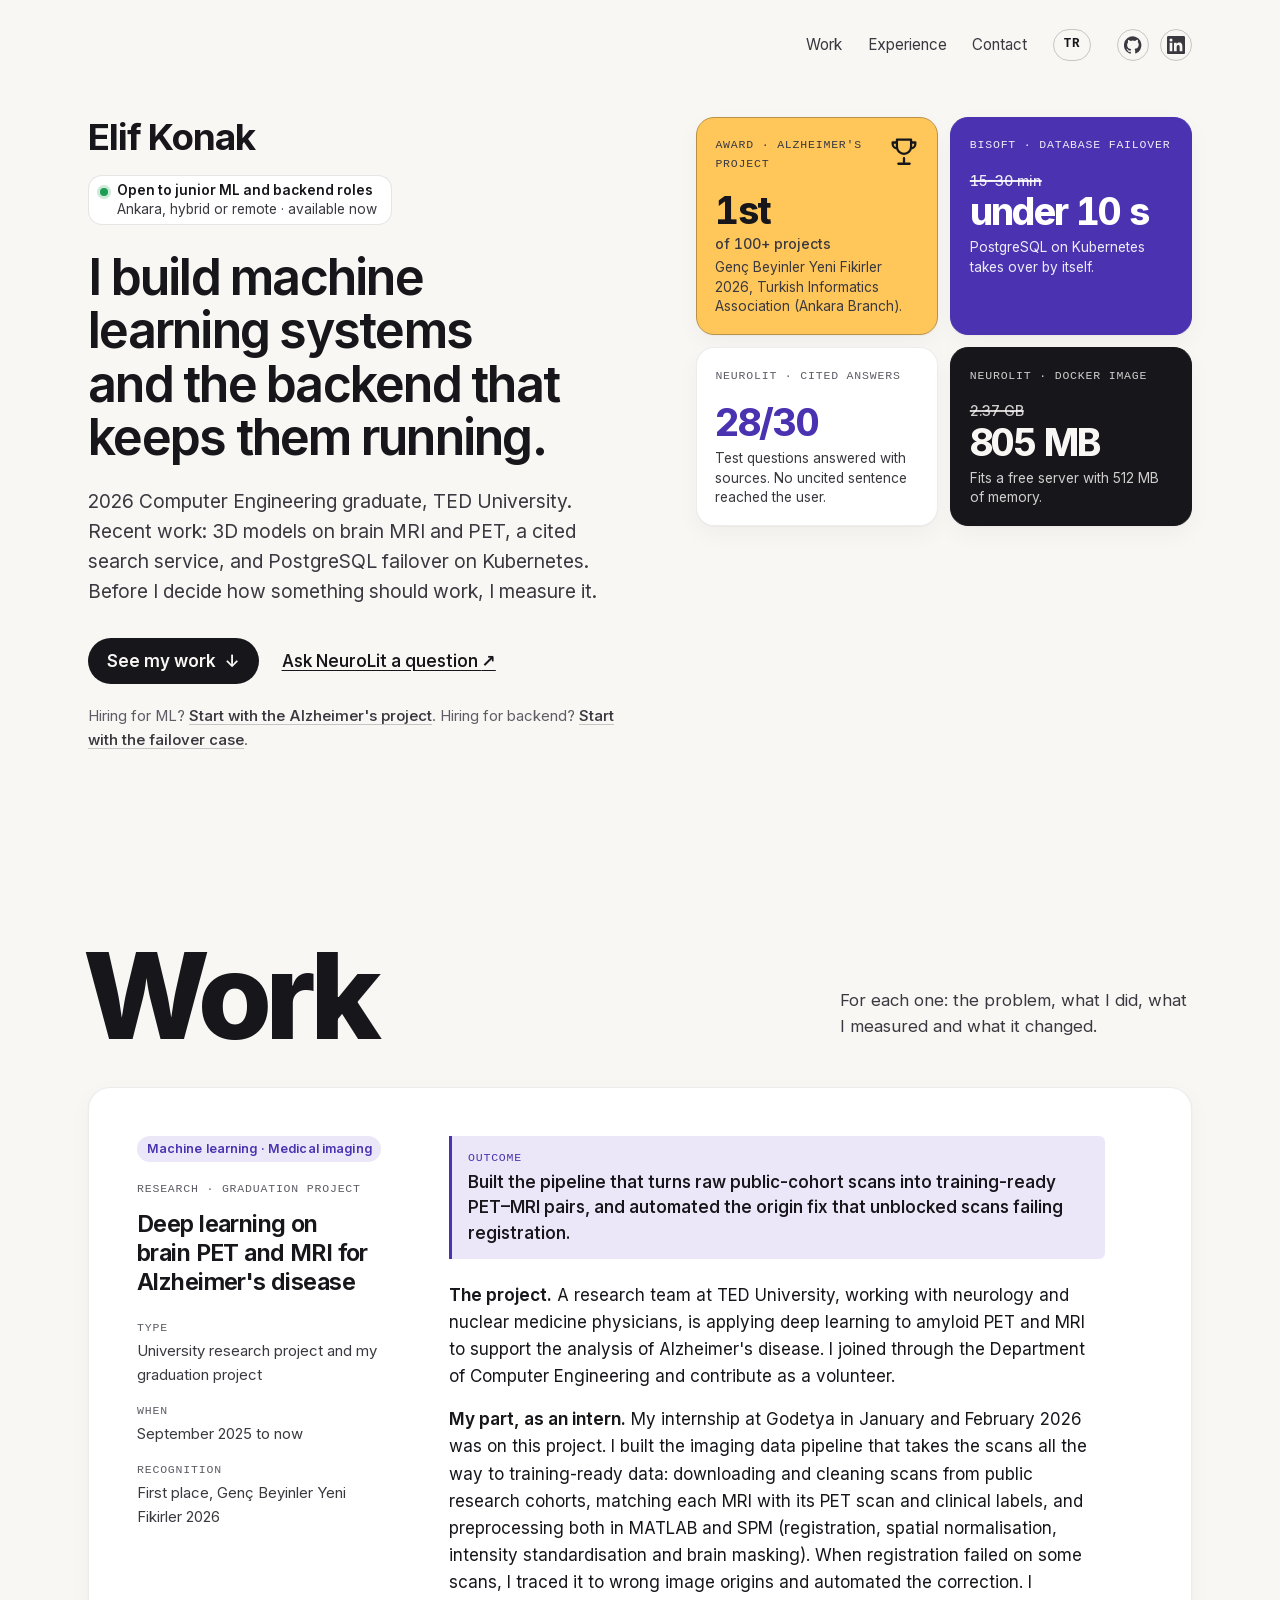
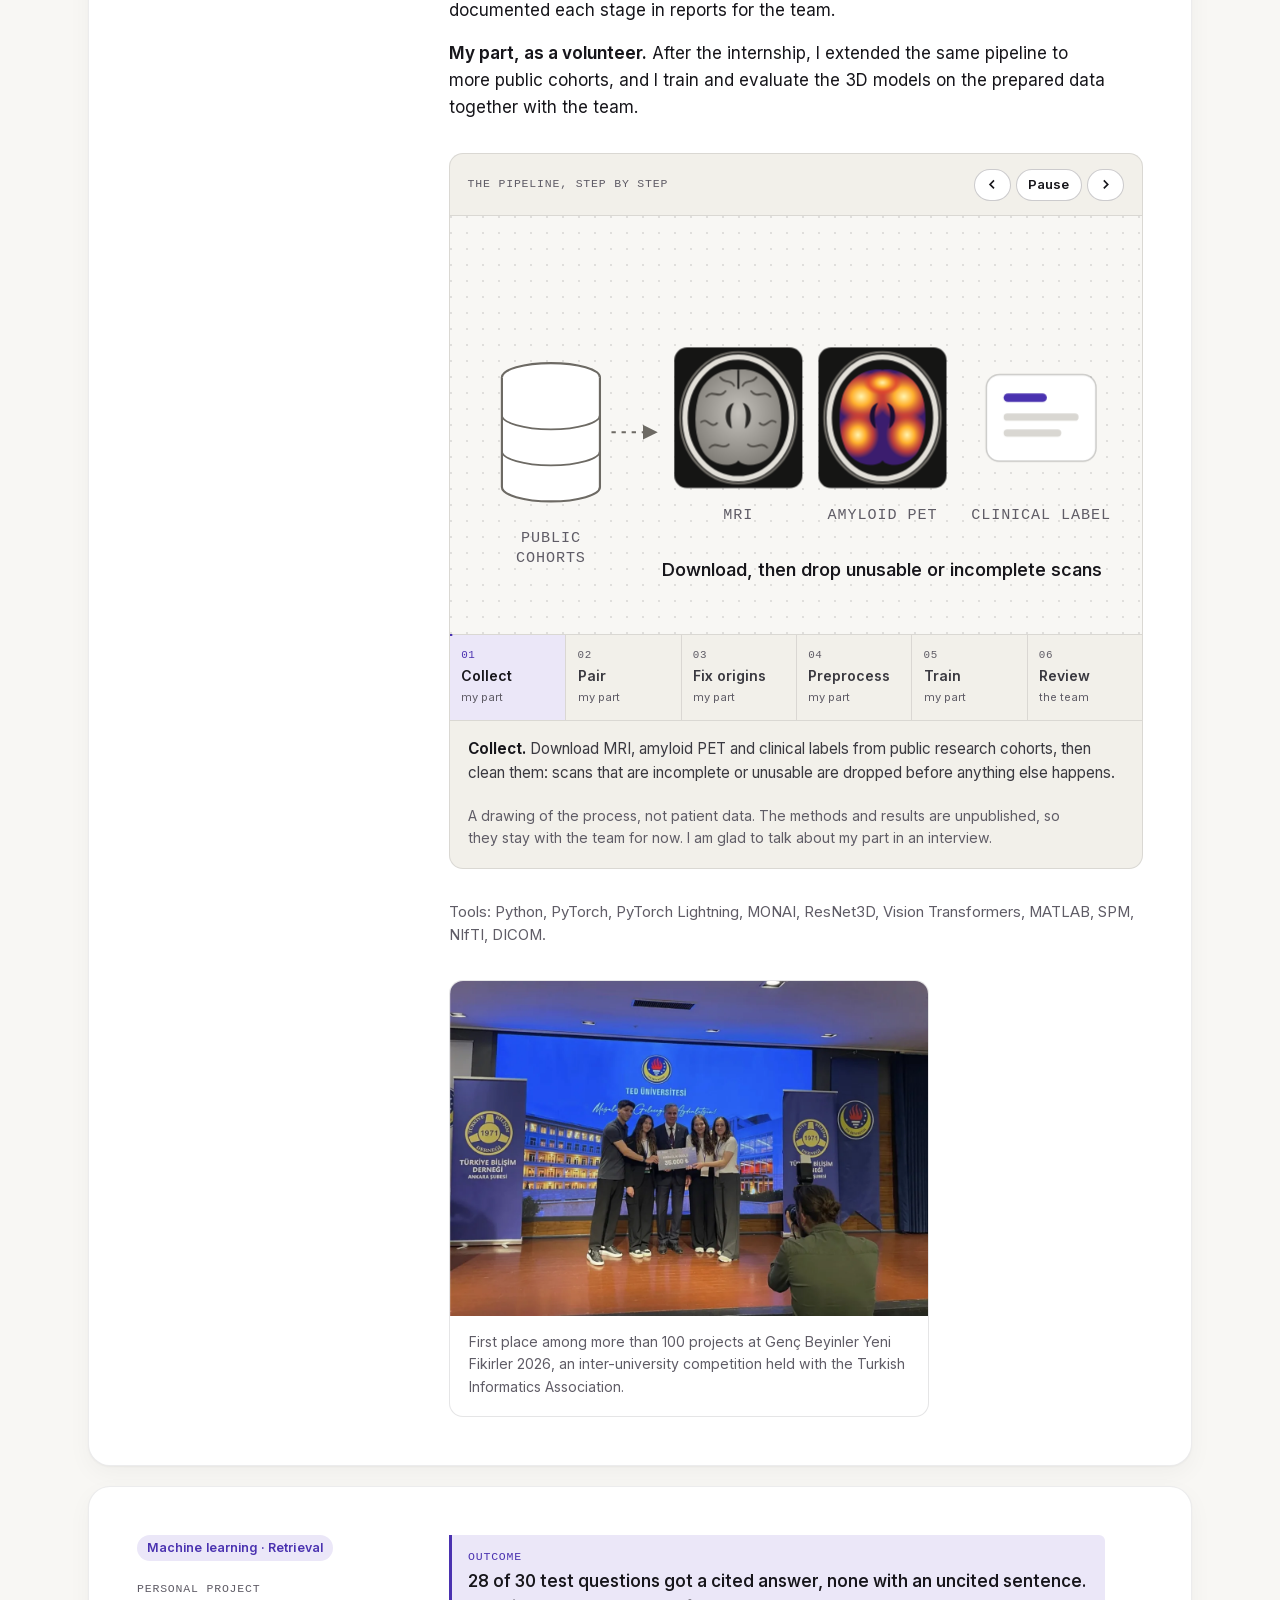
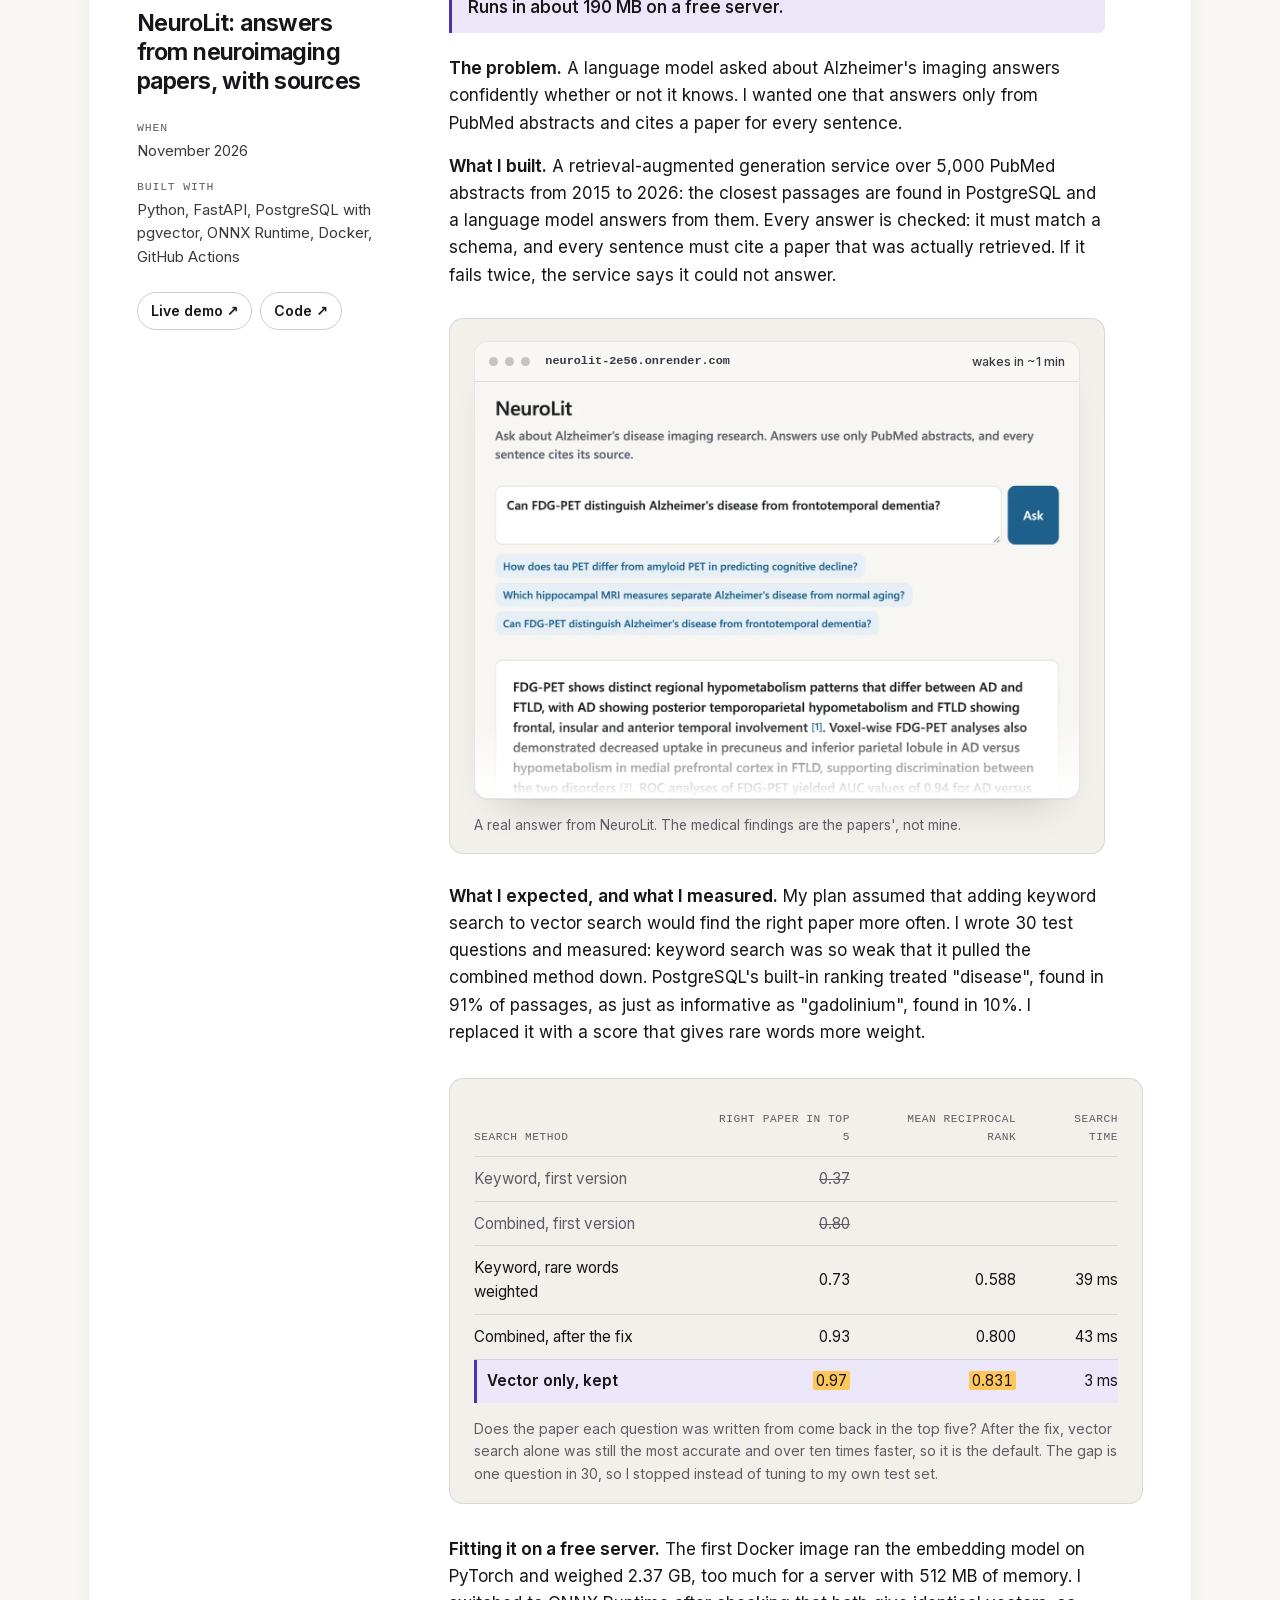
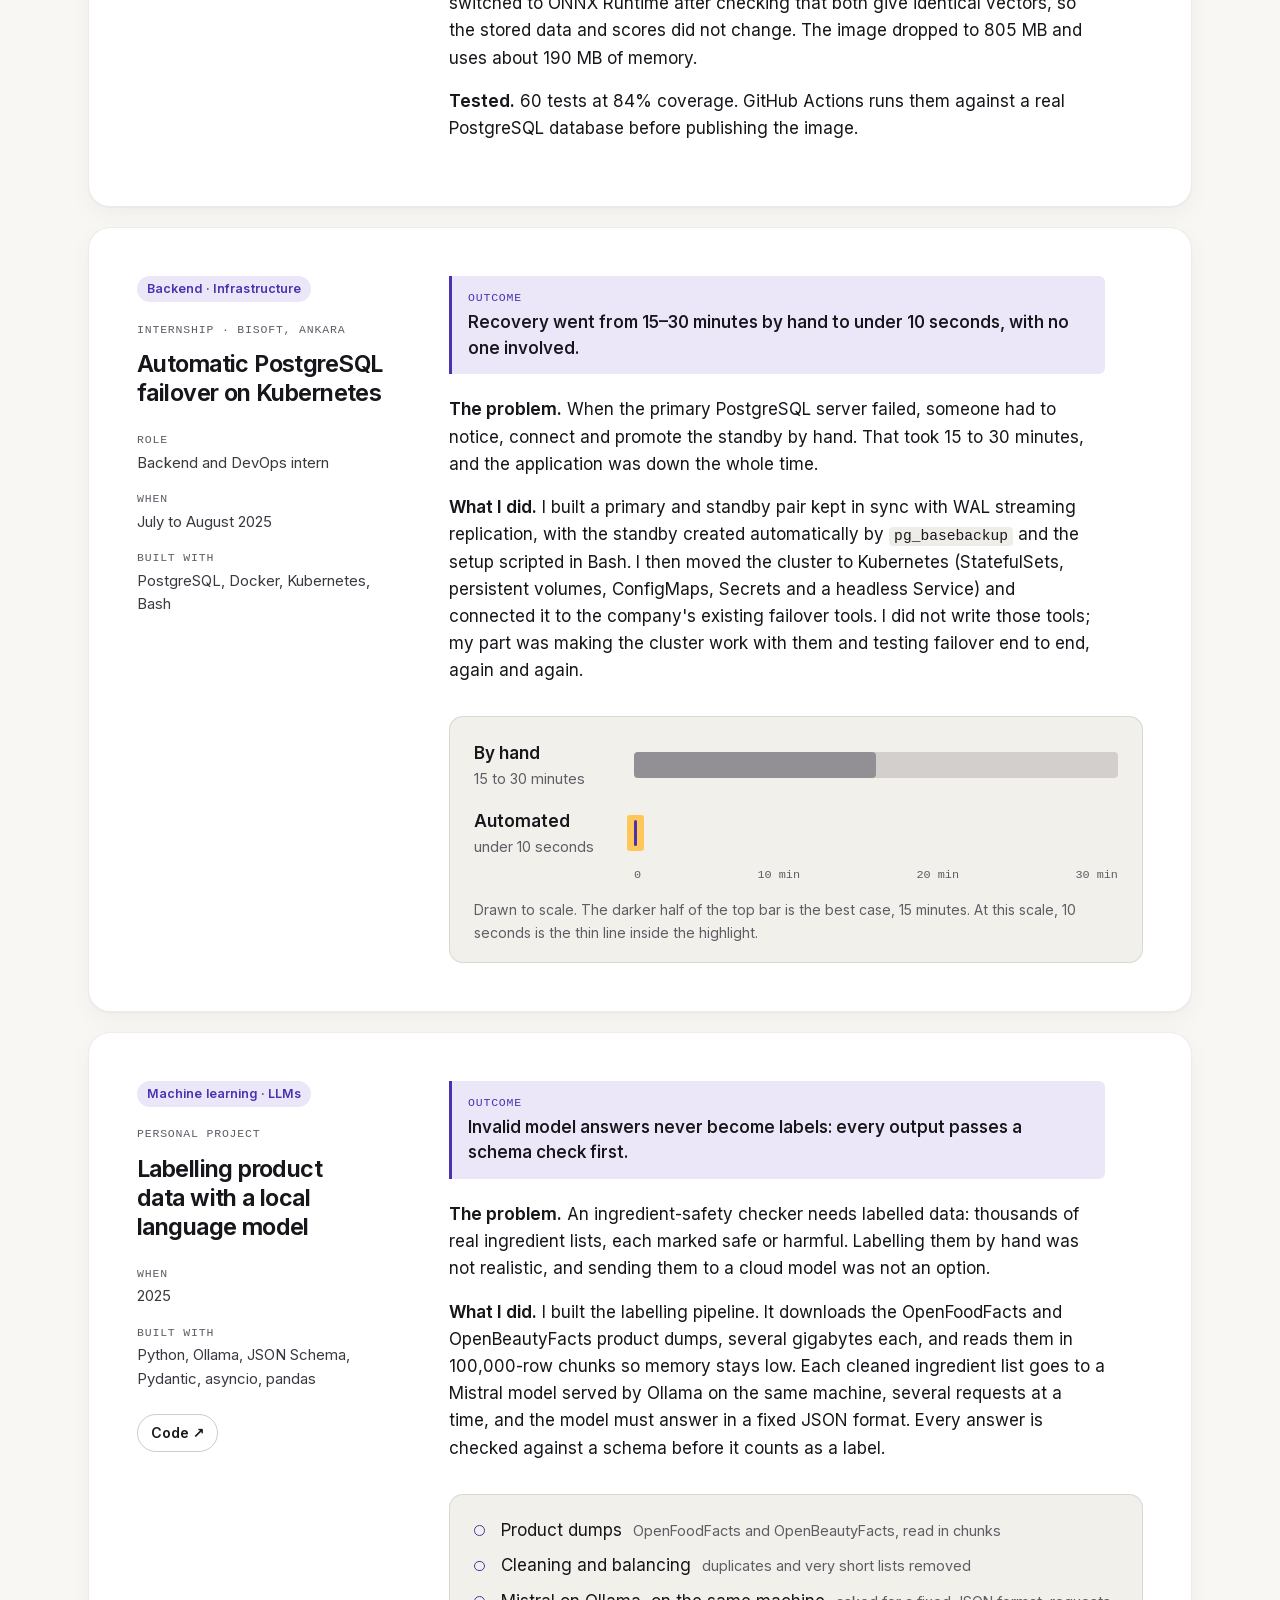
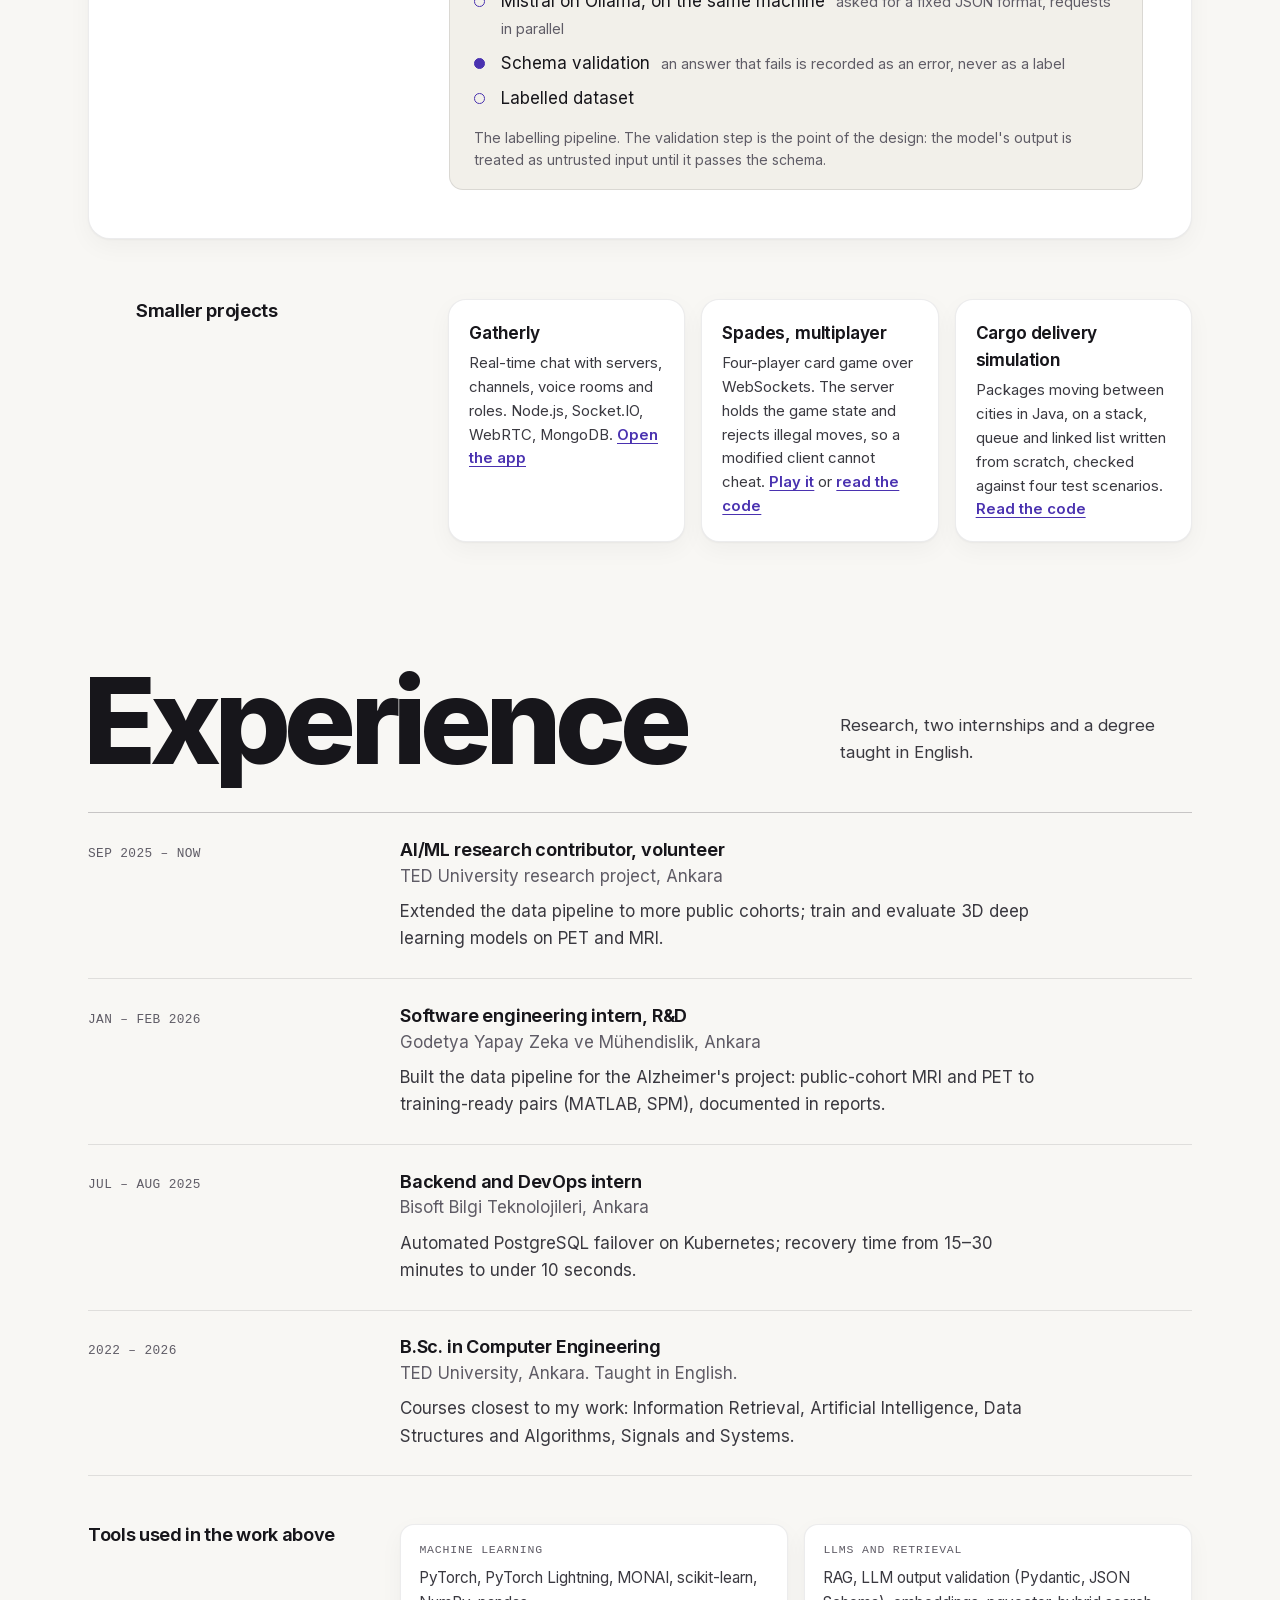
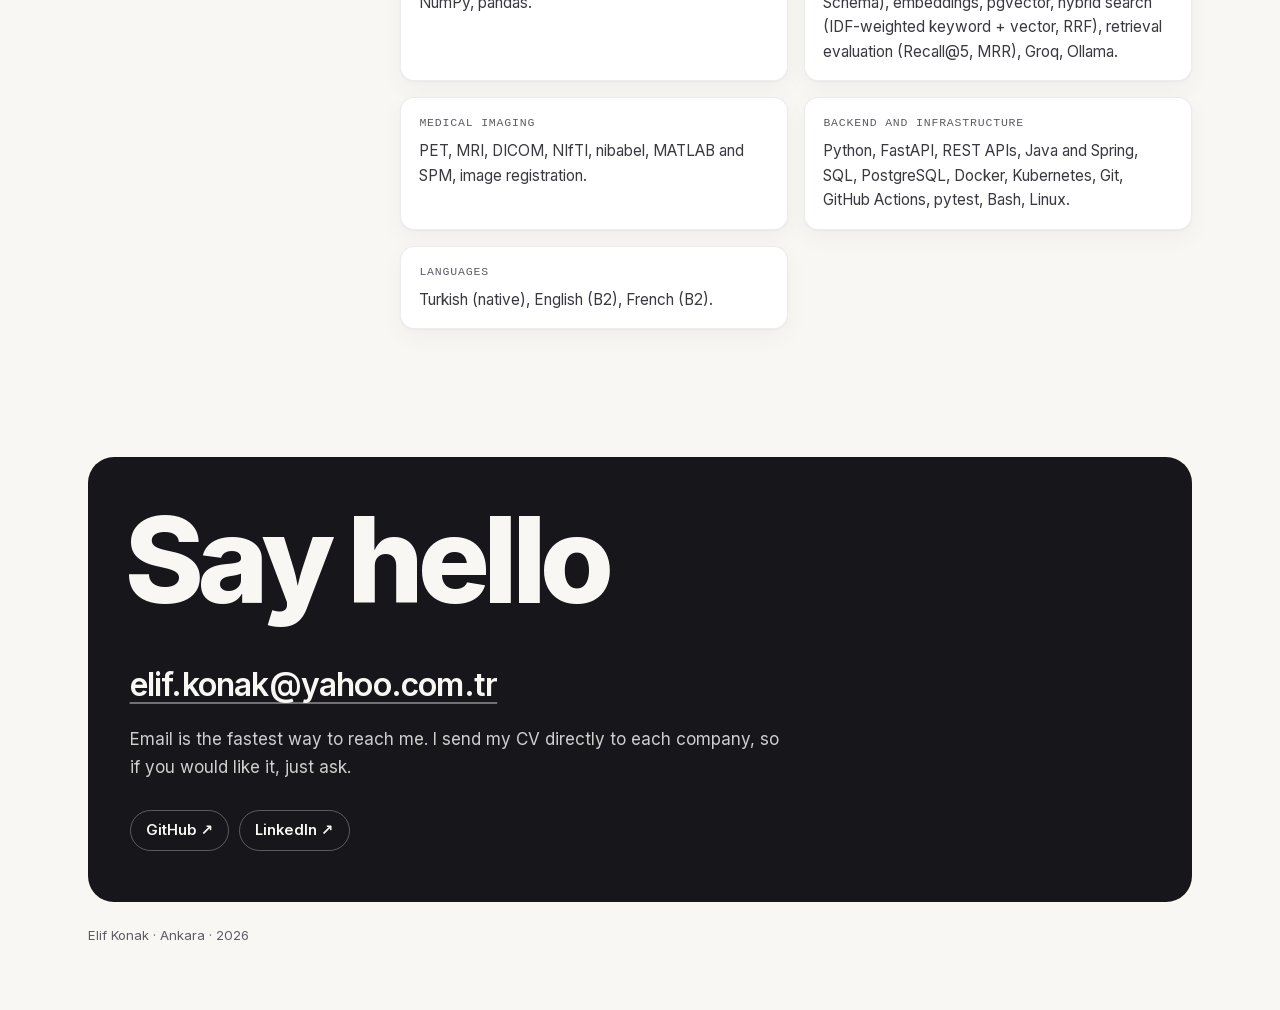
<file: index.html>
<!DOCTYPE html>
<html lang="en">
<head>
<meta charset="UTF-8" />
<meta name="viewport" content="width=device-width, initial-scale=1.0" />
<meta name="color-scheme" content="light" />
<title>Elif Konak, machine learning engineer</title>
<meta name="description" content="Machine learning and backend engineer in Ankara. ML systems, retrieval and reliable infrastructure. TED University, 2026." />
<meta property="og:title" content="Elif Konak, machine learning engineer" />
<meta property="og:description" content="Machine learning and backend engineer in Ankara. ML systems, retrieval and reliable infrastructure. TED University, 2026." />
<meta property="og:type" content="website" />
<meta property="og:url" content="https://elifkk14.github.io/" />
<link rel="alternate" hreflang="en" href="https://elifkk14.github.io/" />
<link rel="alternate" hreflang="tr" href="https://elifkk14.github.io/tr/" />
<meta property="og:image" content="https://elifkk14.github.io/images/og-card.png?v=3" />
<meta property="og:image:width" content="1200" />
<meta property="og:image:height" content="630" />
<meta property="og:image:alt" content="Elif Konak, machine learning engineer in Ankara. Medical imaging, literature search and the backend that keeps them running." />
<meta name="twitter:card" content="summary_large_image" />
<meta name="twitter:title" content="Elif Konak, machine learning engineer" />
<meta name="twitter:description" content="Machine learning and backend engineer in Ankara. ML systems, retrieval and reliable infrastructure." />
<meta name="twitter:image" content="https://elifkk14.github.io/images/og-card.png?v=3" />
<link rel="icon" href="data:image/svg+xml,<svg xmlns='http://www.w3.org/2000/svg' viewBox='0 0 100 100'><rect width='100' height='100' rx='22' fill='%234a32b0'/><text x='50' y='67' font-family='Inter,Arial,sans-serif' font-weight='700' font-size='50' text-anchor='middle' fill='white'>ek</text></svg>" />
<script>try{if(!matchMedia('(prefers-reduced-motion: reduce)').matches&&'IntersectionObserver' in window)document.documentElement.classList.add('anim');addEventListener('error',function(){document.documentElement.classList.remove('anim')})}catch(e){}</script>
<link rel="preload" href="fonts/inter-latin.woff2" as="font" type="font/woff2" crossorigin />
<link rel="stylesheet" href="assets/site.css" />
</head>
<body>
<a class="skip" href="#work">Skip to selected work</a>
<div class="progress" aria-hidden="true"></div>

<nav class="rail" aria-label="Sections">
  <ol>
    <li><a href="#top" data-sec="top"><i></i><span>Intro</span></a></li>
    <li><a href="#work" data-sec="work"><i></i><span>Work</span></a></li>
    <li><a href="#experience" data-sec="experience"><i></i><span>Experience</span></a></li>
    <li><a href="#contact" data-sec="contact"><i></i><span>Contact</span></a></li>
  </ol>
</nav>

<div class="wrap" id="top">
  <header class="top">
    <nav aria-label="Main">
      <ul>
        <li><a href="#work">Work</a></li>
        <li><a href="#experience">Experience</a></li>
        <li><a href="#contact">Contact</a></li>
        <li class="lang"><a href="tr/" hreflang="tr" lang="tr" aria-label="Türkçe">TR</a></li>
        <li class="ico"><a href="https://github.com/elifkk14" aria-label="GitHub"><svg viewBox="0 0 24 24" width="18" height="18" aria-hidden="true"><path fill="currentColor" d="M12 .3a12 12 0 0 0-3.8 23.4c.6.1.8-.3.8-.6v-2c-3.3.7-4-1.6-4-1.6-.6-1.4-1.4-1.8-1.4-1.8-1-.7.1-.7.1-.7 1.2.1 1.8 1.2 1.8 1.2 1 1.8 2.8 1.3 3.5 1 0-.8.4-1.3.7-1.6-2.7-.3-5.5-1.3-5.5-5.9 0-1.3.5-2.4 1.2-3.2-.1-.3-.5-1.5.1-3.2 0 0 1-.3 3.3 1.2a11.5 11.5 0 0 1 6 0C17.3 4.6 18.3 5 18.3 5c.7 1.7.2 2.9.1 3.2.8.8 1.2 1.9 1.2 3.2 0 4.6-2.8 5.6-5.5 5.9.4.4.8 1.1.8 2.2v3.3c0 .3.2.7.8.6A12 12 0 0 0 12 .3"/></svg></a></li>
        <li class="ico"><a href="https://www.linkedin.com/in/elif-konakk/" aria-label="LinkedIn"><svg viewBox="0 0 24 24" width="18" height="18" aria-hidden="true"><path fill="currentColor" d="M20.45 20.45h-3.56v-5.57c0-1.33-.02-3.04-1.85-3.04-1.85 0-2.14 1.45-2.14 2.94v5.67H9.35V9h3.41v1.56h.05c.48-.9 1.64-1.85 3.37-1.85 3.6 0 4.27 2.37 4.27 5.46v6.28zM5.34 7.43a2.06 2.06 0 1 1 0-4.13 2.06 2.06 0 0 1 0 4.13zM7.12 20.45H3.56V9h3.56v11.45zM22.22 0H1.77C.79 0 0 .77 0 1.73v20.54C0 23.23.79 24 1.77 24h20.45c.98 0 1.78-.77 1.78-1.73V1.73C24 .77 23.2 0 22.22 0z"/></svg></a></li>
      </ul>
    </nav>
  </header>

  <div class="intro">
    <div>
      <p class="name">Elif Konak</p>
      <p class="status"><span><b>Open to junior ML and backend roles</b> <span>Ankara, hybrid or remote · available now</span></span></p>
      <h1>I build machine learning systems and the backend that keeps them running.</h1>
      <p class="lede">2026 Computer Engineering graduate, TED University. Recent work: 3D models on brain MRI and PET, a cited search service, and PostgreSQL failover on Kubernetes. Before I decide how something should work, I measure it.</p>
      <p class="actions">
        <a class="button" href="#work">See my work <span class="arr" aria-hidden="true">↓</span></a>
        <a class="plain" href="https://neurolit-2e56.onrender.com">Ask NeuroLit a question <span aria-hidden="true">↗</span></a>
      </p>
      <p class="route">Hiring for ML? <a href="#alzheimers">Start with the Alzheimer's project</a>. Hiring for backend? <a href="#failover">Start with the failover case</a>.</p>
    </div>
    <ul class="stats" aria-label="Highlights from the projects below">
      <li class="s-award"><a href="#alzheimers">
        <svg class="trophy" viewBox="0 0 24 24" width="34" height="34" aria-hidden="true"><path d="M8 21h8M12 17v4M7 4h10v5a5 5 0 0 1-10 0V4zM17 6h3v1a3 3 0 0 1-3 3M7 6H4v1a3 3 0 0 0 3 3" fill="none" stroke="currentColor" stroke-width="1.6" stroke-linecap="round" stroke-linejoin="round"/></svg>
        <span class="label">Award · Alzheimer's project</span>
        <span class="num"><span class="new">1st</span><span class="of">of 100+ projects</span></span>
        <p>Genç Beyinler Yeni Fikirler 2026, Turkish Informatics Association (Ankara Branch).</p>
      </a></li>
      <li class="s-signal"><a href="#failover">
        <span class="label">Bisoft · database failover</span>
        <span class="num"><del>15–30 min</del><span class="new">under 10 s</span></span>
        <p>PostgreSQL on Kubernetes takes over by itself.</p>
      </a></li>
      <li class="s-sheet"><a href="#neurolit">
        <span class="label">NeuroLit · cited answers</span>
        <span class="num"><span class="new">28/30</span></span>
        <p>Test questions answered with sources. No uncited sentence reached the user.</p>
      </a></li>
      <li class="s-ink"><a href="#neurolit">
        <span class="label">NeuroLit · Docker image</span>
        <span class="num"><del>2.37 GB</del><span class="new">805 MB</span></span>
        <p>Fits a free server with 512 MB of memory.</p>
      </a></li>
    </ul>
  </div>

</div>

<main>
<section id="work">
  <div class="wrap">
    <div class="sec-head rv-head">
      <h2 class="display"><span class="m">Work</span></h2>
      <p>For each one: the problem, what I did, what I measured and what it changed.</p>
    </div>

    <article class="case rv" id="alzheimers">
      <div class="meta">
        <span class="area">Machine learning · Medical imaging</span>
        <span class="label">Research · graduation project</span>
        <h3>Deep learning on brain PET and MRI for Alzheimer's disease</h3>
        <dl>
          <div><dt class="label">Type</dt><dd>University research project and my graduation project</dd></div>
          <div><dt class="label">When</dt><dd>September 2025 to now</dd></div>
          <div><dt class="label">Recognition</dt><dd>First place, Genç Beyinler Yeni Fikirler 2026</dd></div>
        </dl>
      </div>
      <div class="story">
        <p class="outcome"><span class="label">Outcome</span> Built the pipeline that turns raw public-cohort scans into training-ready PET–MRI pairs, and automated the origin fix that unblocked scans failing registration.</p>
        <div class="prose kids">
          <p><b>The project.</b> A research team at TED University, working with neurology and nuclear medicine physicians, is applying deep learning to amyloid PET and MRI to support the analysis of Alzheimer's disease. I joined through the Department of Computer Engineering and contribute as a volunteer.</p>
          <p><b>My part, as an intern.</b> My internship at Godetya in January and February 2026 was on this project. I built the imaging data pipeline that takes the scans all the way to training-ready data: downloading and cleaning scans from public research cohorts, matching each MRI with its PET scan and clinical labels, and preprocessing both in MATLAB and SPM (registration, spatial normalisation, intensity standardisation and brain masking). When registration failed on some scans, I traced it to wrong image origins and automated the correction. I documented each stage in reports for the team.</p>
          <p><b>My part, as a volunteer.</b> After the internship, I extended the same pipeline to more public cohorts, and I train and evaluate the 3D models on the prepared data together with the team.</p>
        </div>

        <figure class="pipe" id="pipe">
          <div class="pipe-top">
            <span class="label">The pipeline, step by step</span>
            <div class="pipe-ctrl">
              <button type="button" data-act="prev" aria-label="Previous step"><svg viewBox="0 0 16 16" aria-hidden="true"><path d="M10 3 5 8l5 5" fill="none" stroke="currentColor" stroke-width="2"/></svg></button>
              <button type="button" data-act="play" aria-pressed="true"><span>Pause</span></button>
              <button type="button" data-act="next" aria-label="Next step"><svg viewBox="0 0 16 16" aria-hidden="true"><path d="m6 3 5 5-5 5" fill="none" stroke="currentColor" stroke-width="2"/></svg></button>
            </div>
          </div>

          <svg class="stage" viewBox="0 0 480 290" role="img" aria-labelledby="pipe-title">
            <title id="pipe-title">Illustration of the imaging pipeline: collect scans, pair MRI with PET, fix image origins, preprocess, train 3D models, and review results with physicians.</title>
            <defs>
              <path id="brain" d="M0,-45 C14,-47 33,-38 38,-18 C42,-2 41,18 33,32 C26,43 12,47 2,42 L0,40 L-2,42 C-12,47 -26,43 -33,32 C-41,18 -42,-2 -38,-18 C-33,-38 -14,-47 0,-45Z"/>
              <clipPath id="bclip"><use href="#brain"/></clipPath>
              <radialGradient id="gm" cx="50%" cy="45%" r="62%"><stop offset="0" stop-color="#c4c1bb"/><stop offset="1" stop-color="#7d7a74"/></radialGradient>
              <radialGradient id="hot"><stop offset="0" stop-color="#fff5b0"/><stop offset=".35" stop-color="#ffb12e"/><stop offset=".72" stop-color="#e5482c" stop-opacity=".75"/><stop offset="1" stop-color="#e5482c" stop-opacity="0"/></radialGradient>
              <linearGradient id="uneven" x1="0" x2="1"><stop offset="0" stop-color="#2a2a28"/><stop offset=".3" stop-color="#d8d5ce"/><stop offset=".55" stop-color="#5a5853"/><stop offset=".8" stop-color="#f4f2ee"/><stop offset="1" stop-color="#3a3936"/></linearGradient>
              <linearGradient id="even" x1="0" x2="1"><stop offset="0" stop-color="#1c1c1b"/><stop offset="1" stop-color="#f4f2ee"/></linearGradient>
              <symbol id="tile" viewBox="-60 -66 120 132"><rect x="-60" y="-66" width="120" height="132" rx="12" fill="#151514"/></symbol>
              <symbol id="skull" viewBox="-60 -66 120 132"><ellipse rx="50" ry="57" fill="none" stroke="#e2dfd8" stroke-width="5"/><ellipse rx="54.5" ry="61.5" fill="none" stroke="#6f6c66" stroke-width="2"/></symbol>
              <symbol id="mri" viewBox="-60 -66 120 132">
                <use href="#brain" fill="url(#gm)"/>
                <g fill="none" stroke="#4f4c47" stroke-width="1.7" stroke-linecap="round">
                  <path d="M-30,-20 C-24,-27 -18,-17 -12,-25"/><path d="M30,-20 C24,-27 18,-17 12,-25"/>
                  <path d="M-35,4 C-29,-1 -26,11 -20,5"/><path d="M35,4 C29,-1 26,11 20,5"/>
                  <path d="M-27,28 C-21,21 -15,31 -9,25"/><path d="M27,28 C21,21 15,31 9,25"/>
                  <path d="M-17,-38 C-12,-31 -7,-37 -4,-30"/><path d="M17,-38 C12,-31 7,-37 4,-30"/>
                </g>
                <path d="M-4,-14 C-14,-12 -14,6 -6,10 C-8,0 -8,-8 -4,-14Z M4,-14 C14,-12 14,6 6,10 C8,0 8,-8 4,-14Z" fill="#2a2927"/>
                <path d="M0,-45 V-27" stroke="#2a2927" stroke-width="2"/>
              </symbol>
              <symbol id="pet" viewBox="-60 -66 120 132">
                <g clip-path="url(#bclip)">
                  <rect x="-45" y="-50" width="90" height="100" fill="#3b1d6e"/>
                  <ellipse cx="-20" cy="-20" rx="26" ry="24" fill="url(#hot)"/><ellipse cx="20" cy="-20" rx="26" ry="24" fill="url(#hot)"/>
                  <ellipse cx="-23" cy="16" rx="20" ry="22" fill="url(#hot)"/><ellipse cx="23" cy="16" rx="20" ry="22" fill="url(#hot)"/>
                  <ellipse cx="0" cy="-33" rx="18" ry="12" fill="url(#hot)"/>
                </g>
                <path d="M-4,-14 C-14,-12 -14,6 -6,10 C-8,0 -8,-8 -4,-14Z M4,-14 C14,-12 14,6 6,10 C8,0 8,-8 4,-14Z" fill="#1a0f33"/>
              </symbol>
              <marker id="arr" viewBox="0 0 10 10" refX="8" refY="5" markerWidth="7" markerHeight="7" orient="auto-start-reverse"><path d="M0,0 L10,5 L0,10 z" fill="#6d6a64"/></marker>
            </defs>

            <!-- 01 collect -->
            <g class="scene" data-s="0">
              <g transform="translate(70,150)">
                <ellipse cy="-38" rx="34" ry="10" fill="#fff" stroke="#6d6a64" stroke-width="1.5"/>
                <path d="M-34,-38 V38 A34,10 0 0 0 34,38 V-38" fill="#fff" stroke="#6d6a64" stroke-width="1.5"/>
                <path d="M-34,-12 A34,10 0 0 0 34,-12 M-34,13 A34,10 0 0 0 34,13" fill="none" stroke="#6d6a64" stroke-width="1.2"/>
                <text y="76" text-anchor="middle">Public</text><text y="90" text-anchor="middle">cohorts</text>
              </g>
              <path d="M112,150 H142" stroke="#6d6a64" stroke-width="1.5" stroke-dasharray="3 4" marker-end="url(#arr)"/>
              <g transform="translate(200,140) scale(.74)"><g class="a-r1"><use href="#tile" x="-60" y="-66" width="120" height="132"/><use href="#skull" x="-60" y="-66" width="120" height="132"/><use href="#mri" x="-60" y="-66" width="120" height="132"/></g></g>
              <g transform="translate(300,140) scale(.74)"><g class="a-r2"><use href="#tile" x="-60" y="-66" width="120" height="132"/><use href="#skull" x="-60" y="-66" width="120" height="132"/><use href="#pet" x="-60" y="-66" width="120" height="132"/></g></g>
              <g transform="translate(410,140)"><g class="a-r3">
                <rect x="-38" y="-30" width="76" height="60" rx="9" fill="#fff" stroke="#121211" stroke-opacity=".22"/>
                <rect x="-26" y="-17" width="30" height="6" rx="3" fill="#4a32b0"/>
                <rect x="-26" y="-3" width="52" height="5" rx="2.5" fill="#d9d7d2"/>
                <rect x="-26" y="8" width="40" height="5" rx="2.5" fill="#d9d7d2"/>
              </g></g>
              <text x="200" y="210" text-anchor="middle" class="a-fade" style="--d:.6s">MRI</text>
              <text x="300" y="210" text-anchor="middle" class="a-fade" style="--d:.9s">Amyloid PET</text>
              <text x="410" y="210" text-anchor="middle" class="a-fade" style="--d:1.2s">Clinical label</text>
              <text x="300" y="250" text-anchor="middle" class="t-ink a-fade" style="--d:1.5s">Download, then drop unusable or incomplete scans</text>
            </g>

            <!-- 02 pair -->
            <g class="scene" data-s="1">
              <text x="150" y="52" text-anchor="middle">MRI</text>
              <text x="330" y="52" text-anchor="middle">PET</text>
              <g transform="translate(150,128) scale(.86)"><g class="a-rr"><use href="#tile" x="-60" y="-66" width="120" height="132"/><use href="#skull" x="-60" y="-66" width="120" height="132"/><use href="#mri" x="-60" y="-66" width="120" height="132"/></g></g>
              <g transform="translate(330,128) scale(.86)"><g class="a-l"><use href="#tile" x="-60" y="-66" width="120" height="132"/><use href="#skull" x="-60" y="-66" width="120" height="132"/><use href="#pet" x="-60" y="-66" width="120" height="132"/></g></g>
              <path d="M206,128 H274" stroke="#4a32b0" stroke-width="2.5" class="a-draw" style="--len:68;--d:.8s"/>
              <circle cx="206" cy="128" r="4" fill="#4a32b0" class="a-pop" style="--d:.8s"/>
              <circle cx="274" cy="128" r="4" fill="#4a32b0" class="a-pop" style="--d:1.4s"/>
              <text x="240" y="118" text-anchor="middle" class="t-sig a-fade" style="--d:1.4s">pair</text>
              <path d="M150,186 V226 H190 M330,186 V226 H290" fill="none" stroke="#6d6a64" stroke-width="1.5" class="a-draw" style="--len:90;--d:1.5s"/>
              <g transform="translate(240,226)"><g class="a-u" style="animation-delay:1.9s">
                <rect x="-52" y="-16" width="104" height="32" rx="16" fill="#fff" stroke="#121211" stroke-opacity=".22"/>
                <text y="4" text-anchor="middle" class="t-ink" style="font-size:11.5px">+ clinical label</text>
              </g></g>
              <text x="240" y="275" text-anchor="middle" class="a-fade" style="--d:2.2s">Same participant, one record</text>
            </g>

            <!-- 03 fix origins -->
            <g class="scene" data-s="2">
              <g transform="translate(170,145)"><g class="a-origin">
                <use href="#tile" x="-60" y="-66" width="120" height="132"/><use href="#skull" x="-60" y="-66" width="120" height="132"/><use href="#mri" x="-60" y="-66" width="120" height="132"/>
                <circle r="4.5" fill="#e5482c" stroke="#fff" stroke-width="1.5"/>
              </g></g>
              <g stroke="#4a32b0" stroke-width="1.3" stroke-dasharray="5 4" fill="none">
                <path d="M80,145 H260"/><path d="M170,52 V238"/>
              </g>
              <circle cx="170" cy="145" r="11" fill="none" stroke="#4a32b0" stroke-width="1.5"/>
              <text x="300" y="104">Image origin</text>
              <g class="a-out" style="--d:1.6s"><text x="300" y="130" class="t-ink t-bad">Off centre, tilted</text><text x="300" y="150" class="t-ink" style="fill:#6d6a64">registration fails</text></g>
              <g class="a-fade" style="--d:1.9s"><text x="300" y="130" class="t-ink t-sig">Corrected</text><text x="300" y="150" class="t-ink" style="fill:#6d6a64">automatically, every scan</text></g>
              <text x="300" y="196">Reference point</text>
              <circle cx="306" cy="214" r="4.5" fill="#e5482c" stroke="#fff" stroke-width="1.5"/>
              <text x="318" y="218" class="t-ink" style="fill:#6d6a64">scan origin</text>
            </g>

            <!-- 04 preprocess -->
            <g class="scene" data-s="3">
              <g transform="translate(150,135)"><g class="a-norm">
                <use href="#tile" x="-60" y="-66" width="120" height="132"/>
                <g class="a-out" style="--d:1.9s"><use href="#skull" x="-60" y="-66" width="120" height="132"/></g>
                <use href="#mri" x="-60" y="-66" width="120" height="132"/>
                <g class="a-reg"><use href="#pet" x="-60" y="-66" width="120" height="132"/></g>
              </g></g>
              <rect x="90" y="222" width="120" height="10" rx="5" fill="url(#uneven)"/>
              <rect x="90" y="222" width="120" height="10" rx="5" fill="url(#even)" class="a-fade" style="--d:2.5s"/>
              <text x="150" y="252" text-anchor="middle">Intensity</text>
              <g transform="translate(270,0)">
                <g><circle cx="8" cy="82" r="8" fill="#fff" stroke="#121211" stroke-opacity=".25"/><path d="M4,82 l3,3 5,-6" fill="none" stroke="#4a32b0" stroke-width="2" class="a-pop" style="--d:1.1s"/><text x="24" y="86" class="t-ink">Registration</text></g>
                <g><circle cx="8" cy="122" r="8" fill="#fff" stroke="#121211" stroke-opacity=".25"/><path d="M4,122 l3,3 5,-6" fill="none" stroke="#4a32b0" stroke-width="2" class="a-pop" style="--d:1.6s"/><text x="24" y="126" class="t-ink">Spatial normalisation</text></g>
                <g><circle cx="8" cy="162" r="8" fill="#fff" stroke="#121211" stroke-opacity=".25"/><path d="M4,162 l3,3 5,-6" fill="none" stroke="#4a32b0" stroke-width="2" class="a-pop" style="--d:2.2s"/><text x="24" y="166" class="t-ink">Brain masking</text></g>
                <g><circle cx="8" cy="202" r="8" fill="#fff" stroke="#121211" stroke-opacity=".25"/><path d="M4,202 l3,3 5,-6" fill="none" stroke="#4a32b0" stroke-width="2" class="a-pop" style="--d:2.8s"/><text x="24" y="206" class="t-ink">Intensity standardisation</text></g>
                <text x="0" y="246">MATLAB · SPM</text>
              </g>
            </g>

            <!-- 05 train -->
            <g class="scene" data-s="4">
              <g class="a-u2">
                <g transform="translate(103,124) scale(.4)"><use href="#tile" x="-60" y="-66" width="120" height="132"/><use href="#mri" x="-60" y="-66" width="120" height="132"/></g>
                <g transform="translate(96,131) scale(.4)"><use href="#tile" x="-60" y="-66" width="120" height="132"/><use href="#mri" x="-60" y="-66" width="120" height="132"/></g>
                <g transform="translate(89,138) scale(.4)"><use href="#tile" x="-60" y="-66" width="120" height="132"/><use href="#mri" x="-60" y="-66" width="120" height="132"/></g>
                <g transform="translate(82,145) scale(.4)"><use href="#tile" x="-60" y="-66" width="120" height="132"/><use href="#mri" x="-60" y="-66" width="120" height="132"/></g>
                <g transform="translate(75,152) scale(.4)"><use href="#tile" x="-60" y="-66" width="120" height="132"/><use href="#pet" x="-60" y="-66" width="120" height="132"/></g>
              </g>
              <text x="88" y="212" text-anchor="middle">3D volumes</text>
              <path d="M126,140 H150" stroke="#6d6a64" stroke-width="1.5" marker-end="url(#arr)"/>
              <circle cx="132" cy="140" r="3" fill="#4a32b0" class="a-dot" style="--dx:18px"/>
              <g stroke="#121211" stroke-opacity=".55" stroke-width="1.2" stroke-linejoin="round">
                <g transform="translate(184,140)"><path d="M-22,-22 l10,-10 h44 l-10,10z M22,-22 l10,-10 v44 l-10,10z" fill="#fff"/><rect x="-22" y="-22" width="44" height="44" class="a-pulse" style="--d:0s" fill="#f0f0ee"/></g>
                <g transform="translate(240,140)"><path d="M-17,-17 l8,-8 h34 l-8,8z M17,-17 l8,-8 v34 l-8,8z" fill="#fff"/><rect x="-17" y="-17" width="34" height="34" class="a-pulse" style="--d:.25s" fill="#f0f0ee"/></g>
                <g transform="translate(285,140)"><path d="M-13,-13 l6,-6 h26 l-6,6z M13,-13 l6,-6 v26 l-6,6z" fill="#fff"/><rect x="-13" y="-13" width="26" height="26" class="a-pulse" style="--d:.5s" fill="#f0f0ee"/></g>
                <g transform="translate(320,140)"><path d="M-9,-9 l4,-4 h18 l-4,4z M9,-9 l4,-4 v18 l-4,4z" fill="#fff"/><rect x="-9" y="-9" width="18" height="18" class="a-pulse" style="--d:.75s" fill="#f0f0ee"/></g>
              </g>
              <text x="252" y="212" text-anchor="middle">3D model</text>
              <g transform="translate(360,72)">
                <rect width="104" height="120" rx="10" fill="#fff" stroke="#121211" stroke-opacity=".18"/>
                <path d="M14,16 V104 H94" fill="none" stroke="#121211" stroke-opacity=".3"/>
                <path d="M16,24 C30,62 42,80 58,88 S84,96 92,97" fill="none" stroke="#4a32b0" stroke-width="2.2" class="a-draw" style="--len:120;--d:.5s;animation-duration:2.2s"/>
                <path d="M16,32 C30,66 44,80 60,84 S82,86 92,87" fill="none" stroke="#e5482c" stroke-width="1.8" stroke-dasharray="4 3" class="a-fade" style="--d:1.6s"/>
              </g>
              <text x="372" y="212">train</text>
              <text x="420" y="212" style="fill:#c2410c">validate</text>
              <text x="240" y="258" text-anchor="middle" class="t-ink a-fade" style="--d:1.2s">PyTorch Lightning · MONAI</text>
            </g>

            <!-- 06 review -->
            <g class="scene" data-s="5">
              <g transform="translate(60,70)"><g class="a-u2">
                <rect width="220" height="150" rx="14" fill="#fff" stroke="#121211" stroke-opacity=".18"/>
                <g transform="translate(46,62) scale(.5)"><use href="#tile" x="-60" y="-66" width="120" height="132"/><use href="#pet" x="-60" y="-66" width="120" height="132"/></g>
                <rect x="92" y="34" width="90" height="7" rx="3.5" fill="#121211"/>
                <rect x="92" y="52" width="104" height="5" rx="2.5" fill="#d9d7d2"/>
                <rect x="92" y="66" width="78" height="5" rx="2.5" fill="#d9d7d2"/>
                <rect x="92" y="80" width="92" height="5" rx="2.5" fill="#d9d7d2"/>
                <rect x="20" y="114" width="180" height="8" rx="4" fill="#f0f0ee"/>
                <rect x="20" y="114" width="112" height="8" rx="4" fill="#4a32b0" class="a-grow" style="--d:.7s"/>
              </g></g>
              <text x="170" y="244" text-anchor="middle">Model output</text>
              <path d="M292,145 H330" stroke="#6d6a64" stroke-width="1.5" marker-end="url(#arr)" class="a-fade" style="--d:1.2s"/>
              <g class="a-fade" style="--d:1.4s" fill="#fff" stroke="#121211" stroke-opacity=".55" stroke-width="1.4">
                <circle cx="368" cy="122" r="11"/><path d="M346,164 C346,146 390,146 390,164"/>
                <circle cx="408" cy="122" r="11"/><path d="M386,164 C386,146 430,146 430,164"/>
              </g>
              <g transform="translate(432,112)"><g class="a-pop" style="--d:2s"><circle r="11" fill="#4a32b0"/><path d="M-5,0 l3.5,3.5 6.5,-7" fill="none" stroke="#fff" stroke-width="2.2"/></g></g>
              <text x="388" y="190" text-anchor="middle" class="a-fade" style="--d:1.6s">Neurology +</text>
              <text x="388" y="204" text-anchor="middle" class="a-fade" style="--d:1.6s">nuclear medicine</text>
              <text x="240" y="275" text-anchor="middle" class="t-ink a-fade" style="--d:2.2s">It supports the physicians' analysis. It does not diagnose.</text>
            </g>
          </svg>

          <ol class="steps">
            <li><button type="button" data-go="0"><span class="bar"><span></span></span><span class="n">01</span><span class="k">Collect</span><span class="mine">my part</span></button></li>
            <li><button type="button" data-go="1"><span class="bar"><span></span></span><span class="n">02</span><span class="k">Pair</span><span class="mine">my part</span></button></li>
            <li><button type="button" data-go="2"><span class="bar"><span></span></span><span class="n">03</span><span class="k">Fix origins</span><span class="mine">my part</span></button></li>
            <li><button type="button" data-go="3"><span class="bar"><span></span></span><span class="n">04</span><span class="k">Preprocess</span><span class="mine">my part</span></button></li>
            <li><button type="button" data-go="4"><span class="bar"><span></span></span><span class="n">05</span><span class="k">Train</span><span class="mine">my part</span></button></li>
            <li><button type="button" data-go="5"><span class="bar"><span></span></span><span class="n">06</span><span class="k">Review</span><span class="mine">the team</span></button></li>
          </ol>
          <p class="step-text" aria-live="polite"><b>Collect.</b> Download MRI, amyloid PET and clinical labels from public research cohorts, then clean them: scans that are incomplete or unusable are dropped before anything else happens.</p>
          <figcaption>A drawing of the process, not patient data. The methods and results are unpublished, so they stay with the team for now. I am glad to talk about my part in an interview.</figcaption>
        </figure>

        <p class="used">Tools: Python, PyTorch, PyTorch Lightning, MONAI, ResNet3D, Vision Transformers, MATLAB, SPM, NIfTI, DICOM.</p>

        <figure class="photo">
          <picture>
            <source srcset="images/award-genc-beyinler.webp" type="image/webp" />
            <img src="images/award-genc-beyinler.jpg" alt="Elif Konak receiving the first-place award at Genç Beyinler Yeni Fikirler 2026" width="1200" height="842" loading="lazy" decoding="async" />
          </picture>
          <figcaption>First place among more than 100 projects at Genç Beyinler Yeni Fikirler 2026, an inter-university competition held with the Turkish Informatics Association.</figcaption>
        </figure>
      </div>
    </article>

    <article class="case rv" id="neurolit">
      <div class="meta">
        <span class="area">Machine learning · Retrieval</span>
        <span class="label">Personal project</span>
        <h3>NeuroLit: answers from neuroimaging papers, with sources</h3>
        <dl>
          <div><dt class="label">When</dt><dd>November 2026</dd></div>
          <div><dt class="label">Built with</dt><dd>Python, FastAPI, PostgreSQL with pgvector, ONNX Runtime, Docker, GitHub Actions</dd></div>
        </dl>
        <p class="links"><a href="https://neurolit-2e56.onrender.com">Live demo ↗</a><a href="https://github.com/elifkk14/neurolit-rag">Code ↗</a></p>
      </div>
      <div class="story">
        <p class="outcome"><span class="label">Outcome</span> 28 of 30 test questions got a cited answer, none with an uncited sentence. Runs in about 190 MB on a free server.</p>
        <div class="prose kids">
          <p><b>The problem.</b> A language model asked about Alzheimer's imaging answers confidently whether or not it knows. I wanted one that answers only from PubMed abstracts and cites a paper for every sentence.</p>
          <p><b>What I built.</b> A retrieval-augmented generation service over 5,000 PubMed abstracts from 2015 to 2026: the closest passages are found in PostgreSQL and a language model answers from them. Every answer is checked: it must match a schema, and every sentence must cite a paper that was actually retrieved. If it fails twice, the service says it could not answer.</p>
        </div>
        <figure class="demo">
          <a href="https://neurolit-2e56.onrender.com" aria-label="Open the NeuroLit live demo">
            <span class="bar"><i></i><i></i><i></i><b>neurolit-2e56.onrender.com</b><em>wakes in ~1 min</em></span>
            <span class="view">
              <picture>
                <source srcset="images/neurolit-answer.webp" type="image/webp" />
                <img src="images/neurolit-answer.jpg" alt="NeuroLit answering whether FDG-PET can distinguish Alzheimer's disease from frontotemporal dementia, with numbered citations and PubMed sources listed below" width="1300" height="1741" decoding="async" />
              </picture>
            </span>
          </a>
          <figcaption>A real answer from NeuroLit. The medical findings are the papers', not mine.</figcaption>
        </figure>
        <div class="prose kids">
          <p><b>What I expected, and what I measured.</b> My plan assumed that adding keyword search to vector search would find the right paper more often. I wrote 30 test questions and measured: keyword search was so weak that it pulled the combined method down. PostgreSQL's built-in ranking treated "disease", found in 91% of passages, as just as informative as "gadolinium", found in 10%. I replaced it with a score that gives rare words more weight.</p>
        </div>

        <figure>
          <div class="table-scroll tbl">
            <table>
              <caption class="sr">Retrieval results on 30 test questions</caption>
              <thead>
                <tr><th scope="col">Search method</th><th scope="col">Right paper in top 5</th><th scope="col" class="opt">Mean reciprocal rank</th><th scope="col">Search time</th></tr>
              </thead>
              <tbody>
                <tr class="before"><td>Keyword, first version</td><td class="was">0.37</td><td class="opt"></td><td></td></tr>
                <tr class="before"><td>Combined, first version</td><td class="was">0.80</td><td class="opt"></td><td></td></tr>
                <tr><td>Keyword, rare words weighted</td><td>0.73</td><td class="opt">0.588</td><td>39 ms</td></tr>
                <tr><td>Combined, after the fix</td><td>0.93</td><td class="opt">0.800</td><td>43 ms</td></tr>
                <tr class="kept"><td><b>Vector only, kept</b></td><td><mark>0.97</mark></td><td class="opt"><mark>0.831</mark></td><td>3 ms</td></tr>
              </tbody>
            </table>
          </div>
          <figcaption>Does the paper each question was written from come back in the top five? After the fix, vector search alone was still the most accurate and over ten times faster, so it is the default. The gap is one question in 30, so I stopped instead of tuning to my own test set.</figcaption>
        </figure>

        <div class="prose kids">
          <p><b>Fitting it on a free server.</b> The first Docker image ran the embedding model on PyTorch and weighed 2.37 GB, too much for a server with 512 MB of memory. I switched to ONNX Runtime after checking that both give identical vectors, so the stored data and scores did not change. The image dropped to 805 MB and uses about 190 MB of memory.</p>
          <p><b>Tested.</b> 60 tests at 84% coverage. GitHub Actions runs them against a real PostgreSQL database before publishing the image.</p>
        </div>
      </div>
    </article>

    <article class="case rv" id="failover">
      <div class="meta">
        <span class="area">Backend · Infrastructure</span>
        <span class="label">Internship · Bisoft, Ankara</span>
        <h3>Automatic PostgreSQL failover on Kubernetes</h3>
        <dl>
          <div><dt class="label">Role</dt><dd>Backend and DevOps intern</dd></div>
          <div><dt class="label">When</dt><dd>July to August 2025</dd></div>
          <div><dt class="label">Built with</dt><dd>PostgreSQL, Docker, Kubernetes, Bash</dd></div>
        </dl>
      </div>
      <div class="story">
        <p class="outcome"><span class="label">Outcome</span> Recovery went from 15–30 minutes by hand to under 10 seconds, with no one involved.</p>
        <div class="prose kids">
          <p><b>The problem.</b> When the primary PostgreSQL server failed, someone had to notice, connect and promote the standby by hand. That took 15 to 30 minutes, and the application was down the whole time.</p>
          <p><b>What I did.</b> I built a primary and standby pair kept in sync with WAL streaming replication, with the standby created automatically by <code>pg_basebackup</code> and the setup scripted in Bash. I then moved the cluster to Kubernetes (StatefulSets, persistent volumes, ConfigMaps, Secrets and a headless Service) and connected it to the company's existing failover tools. I did not write those tools; my part was making the cluster work with them and testing failover end to end, again and again.</p>
        </div>
        <figure>
          <div class="bars" role="img" aria-label="Time until the standby takes over: 15 to 30 minutes by hand, under 10 seconds automated, drawn to scale.">
            <div class="bar-row">
              <div class="bar-label">By hand<span>15 to 30 minutes</span></div>
              <div class="track"><div class="b span"></div><div class="b best"></div></div>
            </div>
            <div class="bar-row">
              <div class="bar-label">Automated<span>under 10 seconds</span></div>
              <div class="track"><div class="b auto"></div></div>
            </div>
          </div>
          <p class="scale" aria-hidden="true"><span>0</span><span>10 min</span><span>20 min</span><span>30 min</span></p>
          <figcaption>Drawn to scale. The darker half of the top bar is the best case, 15 minutes. At this scale, 10 seconds is the thin line inside the highlight.</figcaption>
        </figure>
      </div>
    </article>

    <article class="case rv" id="product-analysis">
      <div class="meta">
        <span class="area">Machine learning · LLMs</span>
        <span class="label">Personal project</span>
        <h3>Labelling product data with a local language model</h3>
        <dl>
          <div><dt class="label">When</dt><dd>2025</dd></div>
          <div><dt class="label">Built with</dt><dd>Python, Ollama, JSON Schema, Pydantic, asyncio, pandas</dd></div>
        </dl>
        <p class="links"><a href="https://github.com/elifkk14/product-analysis-ai">Code ↗</a></p>
      </div>
      <div class="story">
        <p class="outcome"><span class="label">Outcome</span> Invalid model answers never become labels: every output passes a schema check first.</p>
        <div class="prose kids">
          <p><b>The problem.</b> An ingredient-safety checker needs labelled data: thousands of real ingredient lists, each marked safe or harmful. Labelling them by hand was not realistic, and sending them to a cloud model was not an option.</p>
          <p><b>What I did.</b> I built the labelling pipeline. It downloads the OpenFoodFacts and OpenBeautyFacts product dumps, several gigabytes each, and reads them in 100,000-row chunks so memory stays low. Each cleaned ingredient list goes to a Mistral model served by Ollama on the same machine, several requests at a time, and the model must answer in a fixed JSON format. Every answer is checked against a schema before it counts as a label.</p>
        </div>
        <figure>
          <ol class="flow">
            <li><span>Product dumps <small>OpenFoodFacts and OpenBeautyFacts, read in chunks</small></span></li>
            <li><span>Cleaning and balancing <small>duplicates and very short lists removed</small></span></li>
            <li><span>Mistral on Ollama, on the same machine <small>asked for a fixed JSON format, requests in parallel</small></span></li>
            <li class="check"><span>Schema validation <small>an answer that fails is recorded as an error, never as a label</small></span></li>
            <li><span>Labelled dataset</span></li>
          </ol>
          <figcaption>The labelling pipeline. The validation step is the point of the design: the model's output is treated as untrusted input until it passes the schema.</figcaption>
        </figure>
      </div>
    </article>

    <div class="smaller">
      <h3>Smaller projects</h3>
      <ul class="others kids">
        <li><b>Gatherly</b><p>Real-time chat with servers, channels, voice rooms and roles. Node.js, Socket.IO, WebRTC, MongoDB. <a href="https://gatherly-nu-flax.vercel.app/">Open the app</a></p></li>
        <li><b>Spades, multiplayer</b><p>Four-player card game over WebSockets. The server holds the game state and rejects illegal moves, so a modified client cannot cheat. <a href="https://spades-server.vercel.app">Play it</a> or <a href="https://github.com/elifkk14/spades-server">read the code</a></p></li>
        <li><b>Cargo delivery simulation</b><p>Packages moving between cities in Java, on a stack, queue and linked list written from scratch, checked against four test scenarios. <a href="https://github.com/elifkk14/cargo-delivery-system">Read the code</a></p></li>
      </ul>
    </div>
  </div>
</section>

<section id="experience">
  <div class="wrap">
    <div class="sec-head rv-head">
      <h2 class="display"><span class="m">Experience</span></h2>
      <p>Research, two internships and a degree taught in English.</p>
    </div>
    <ol class="timeline kids">
      <li>
        <div class="when">Sep 2025 – now</div>
        <div>
          <h3>AI/ML research contributor, volunteer</h3>
          <p class="where">TED University research project, Ankara</p>
          <p>Extended the data pipeline to more public cohorts; train and evaluate 3D deep learning models on PET and MRI.</p>
        </div>
      </li>
      <li>
        <div class="when">Jan – Feb 2026</div>
        <div>
          <h3>Software engineering intern, R&amp;D</h3>
          <p class="where">Godetya Yapay Zeka ve Mühendislik, Ankara</p>
          <p>Built the data pipeline for the Alzheimer's project: public-cohort MRI and PET to training-ready pairs (MATLAB, SPM), documented in reports.</p>
        </div>
      </li>
      <li>
        <div class="when">Jul – Aug 2025</div>
        <div>
          <h3>Backend and DevOps intern</h3>
          <p class="where">Bisoft Bilgi Teknolojileri, Ankara</p>
          <p>Automated PostgreSQL failover on Kubernetes; recovery time from 15–30 minutes to under 10 seconds.</p>
        </div>
      </li>
      <li>
        <div class="when">2022 – 2026</div>
        <div>
          <h3>B.Sc. in Computer Engineering</h3>
          <p class="where">TED University, Ankara. Taught in English.</p>
          <p>Courses closest to my work: Information Retrieval, Artificial Intelligence, Data Structures and Algorithms, Signals and Systems.</p>
        </div>
      </li>
    </ol>

    <div class="tools">
      <h3>Tools used in the work above</h3>
      <dl class="kids">
        <div><dt class="label">Machine learning</dt><dd>PyTorch, PyTorch Lightning, MONAI, scikit-learn, NumPy, pandas.</dd></div>
        <div><dt class="label">LLMs and retrieval</dt><dd>RAG, LLM output validation (Pydantic, JSON Schema), embeddings, pgvector, hybrid search (IDF-weighted keyword + vector, RRF), retrieval evaluation (Recall@5, MRR), Groq, Ollama.</dd></div>
        <div><dt class="label">Medical imaging</dt><dd>PET, MRI, DICOM, NIfTI, nibabel, MATLAB and SPM, image registration.</dd></div>
        <div><dt class="label">Backend and infrastructure</dt><dd>Python, FastAPI, REST APIs, Java and Spring, SQL, PostgreSQL, Docker, Kubernetes, Git, GitHub Actions, pytest, Bash, Linux.</dd></div>
        <div><dt class="label">Languages</dt><dd>Turkish (native), English (B2), French (B2).</dd></div>
      </dl>
    </div>
  </div>
</section>
</main>

<footer id="contact">
  <div class="wrap">
    <div class="card">
      <h2 class="display"><span class="m">Say hello</span></h2>
      <p class="big"><a href="mailto:elif.konak@yahoo.com.tr">elif.konak@yahoo.com.tr</a></p>
      <p class="prose muted">Email is the fastest way to reach me. I send my CV directly to each company, so if you would like it, just ask.</p>
      <p class="reach"><a href="https://github.com/elifkk14">GitHub ↗</a><a href="https://www.linkedin.com/in/elif-konakk/">LinkedIn ↗</a></p>
    </div>
    <p class="fine">Elif Konak · Ankara · 2026</p>
  </div>
</footer>

<script src="assets/site.js"></script>
</body>
</html>
</file>
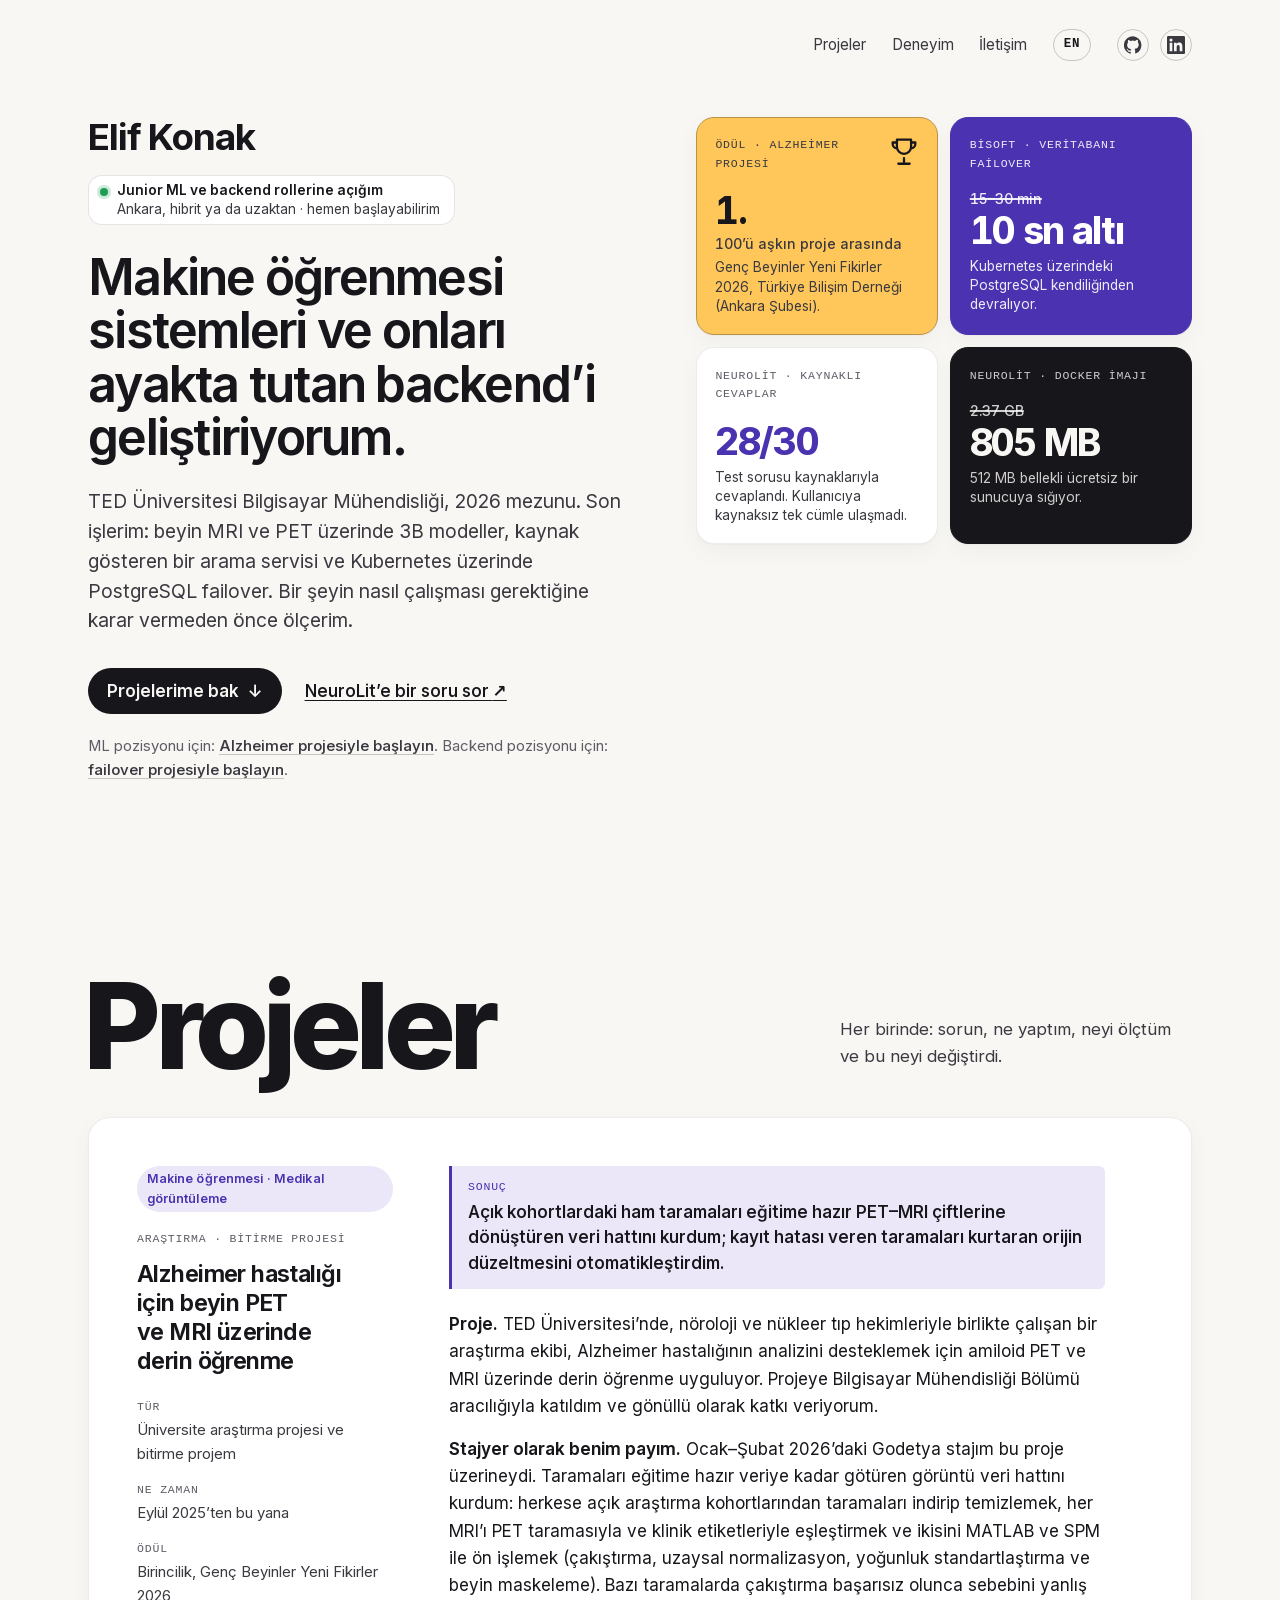
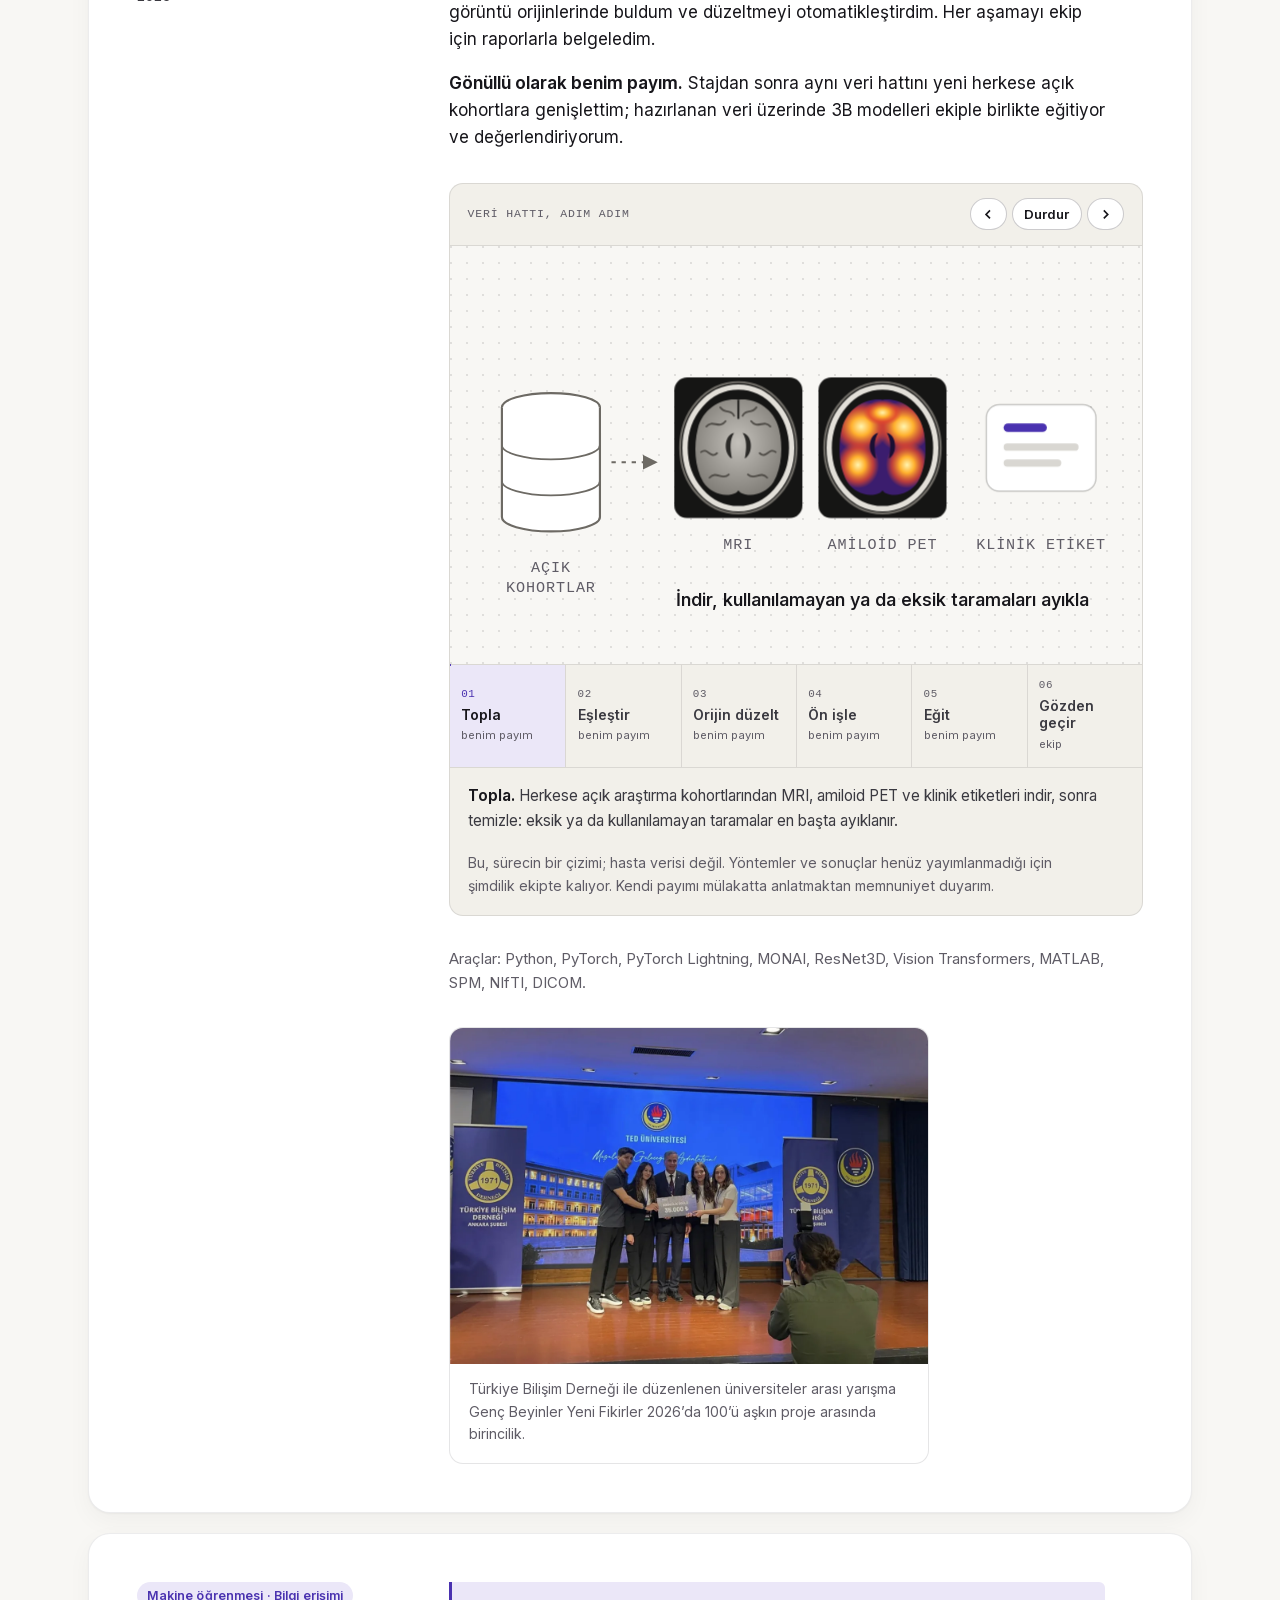
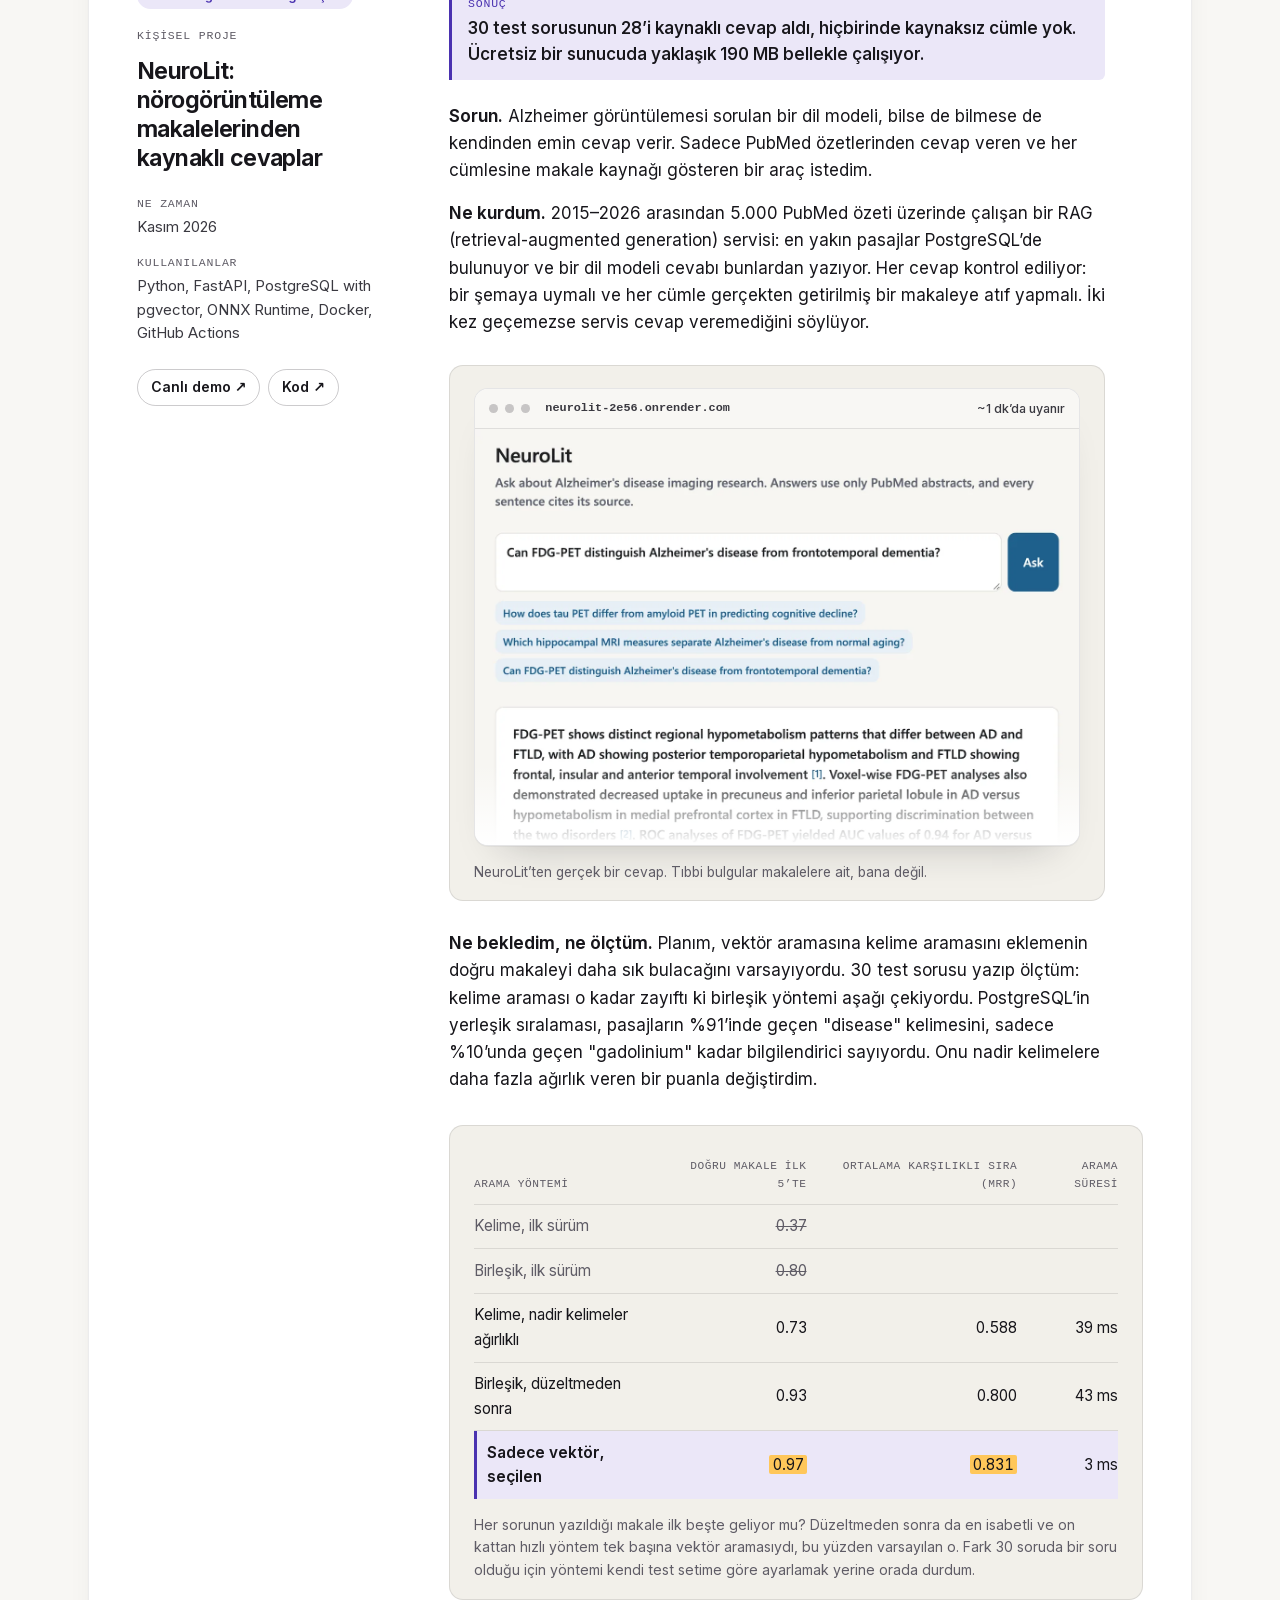
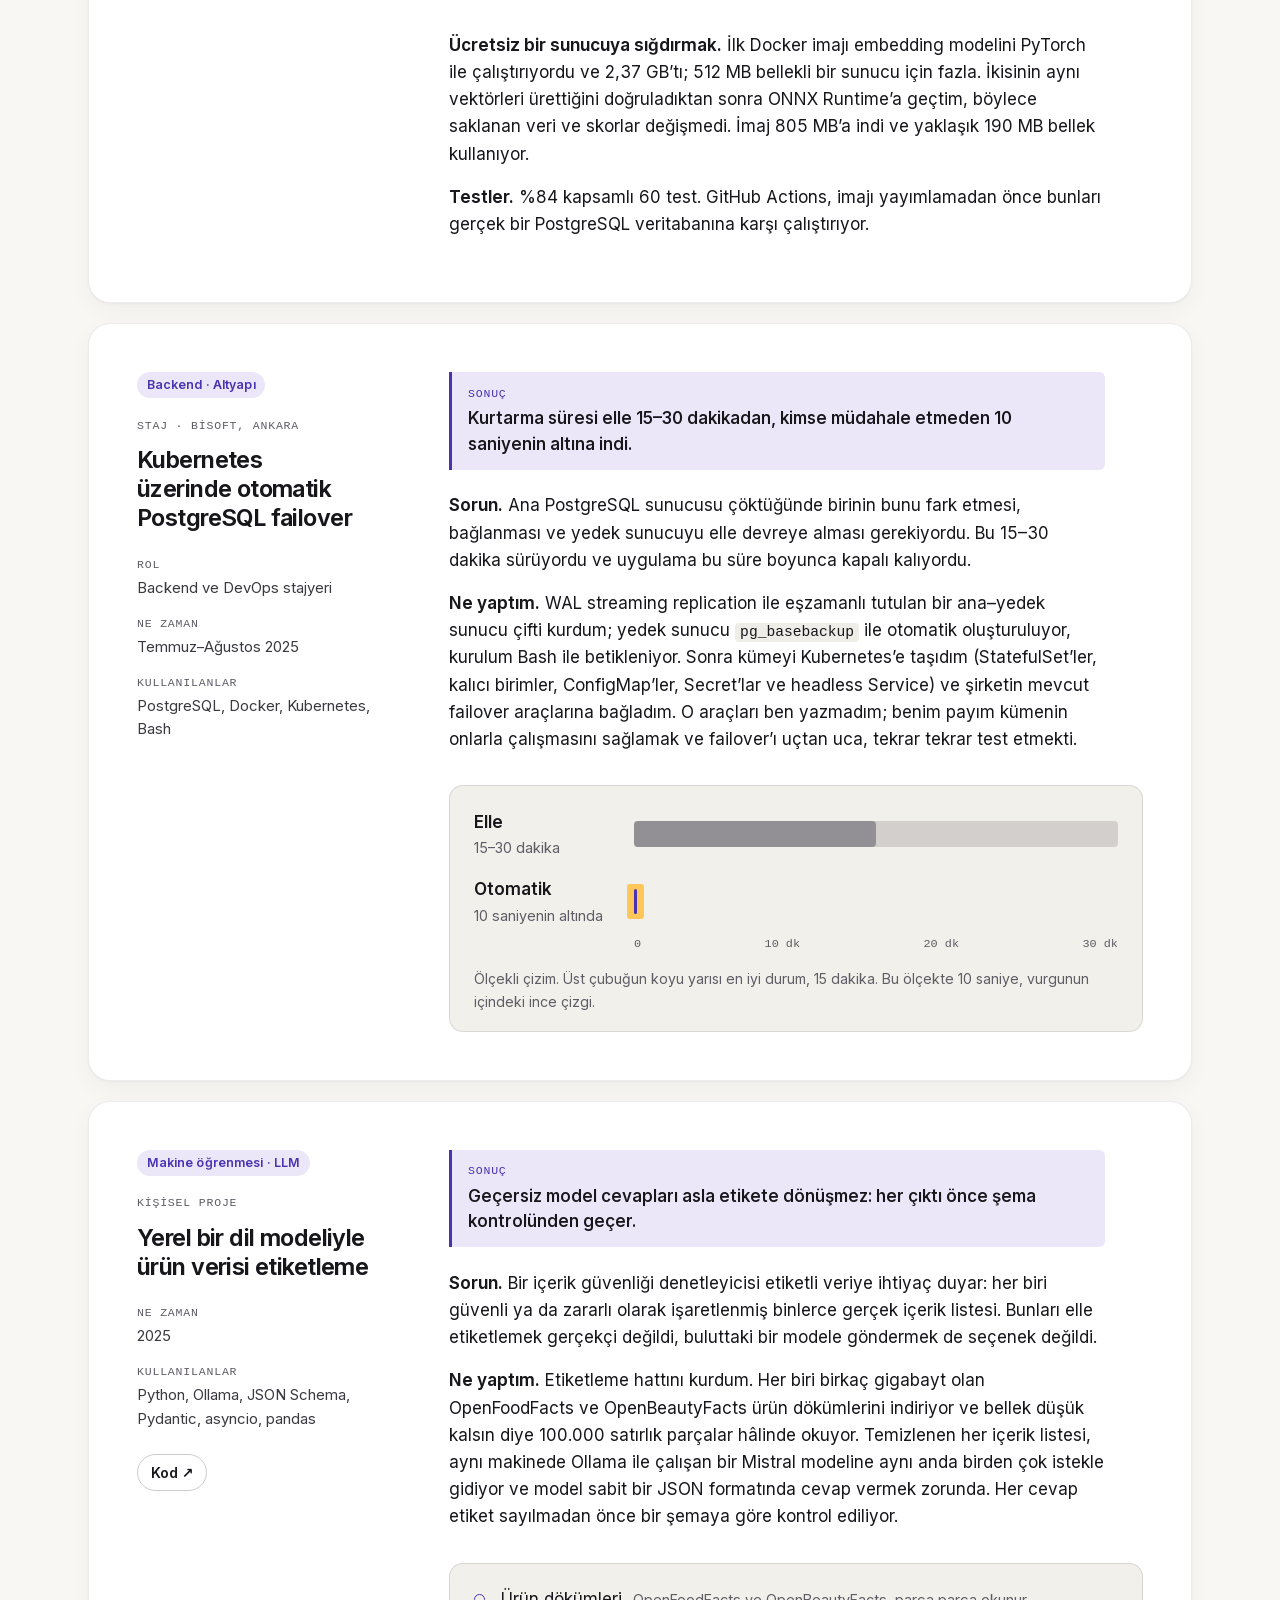
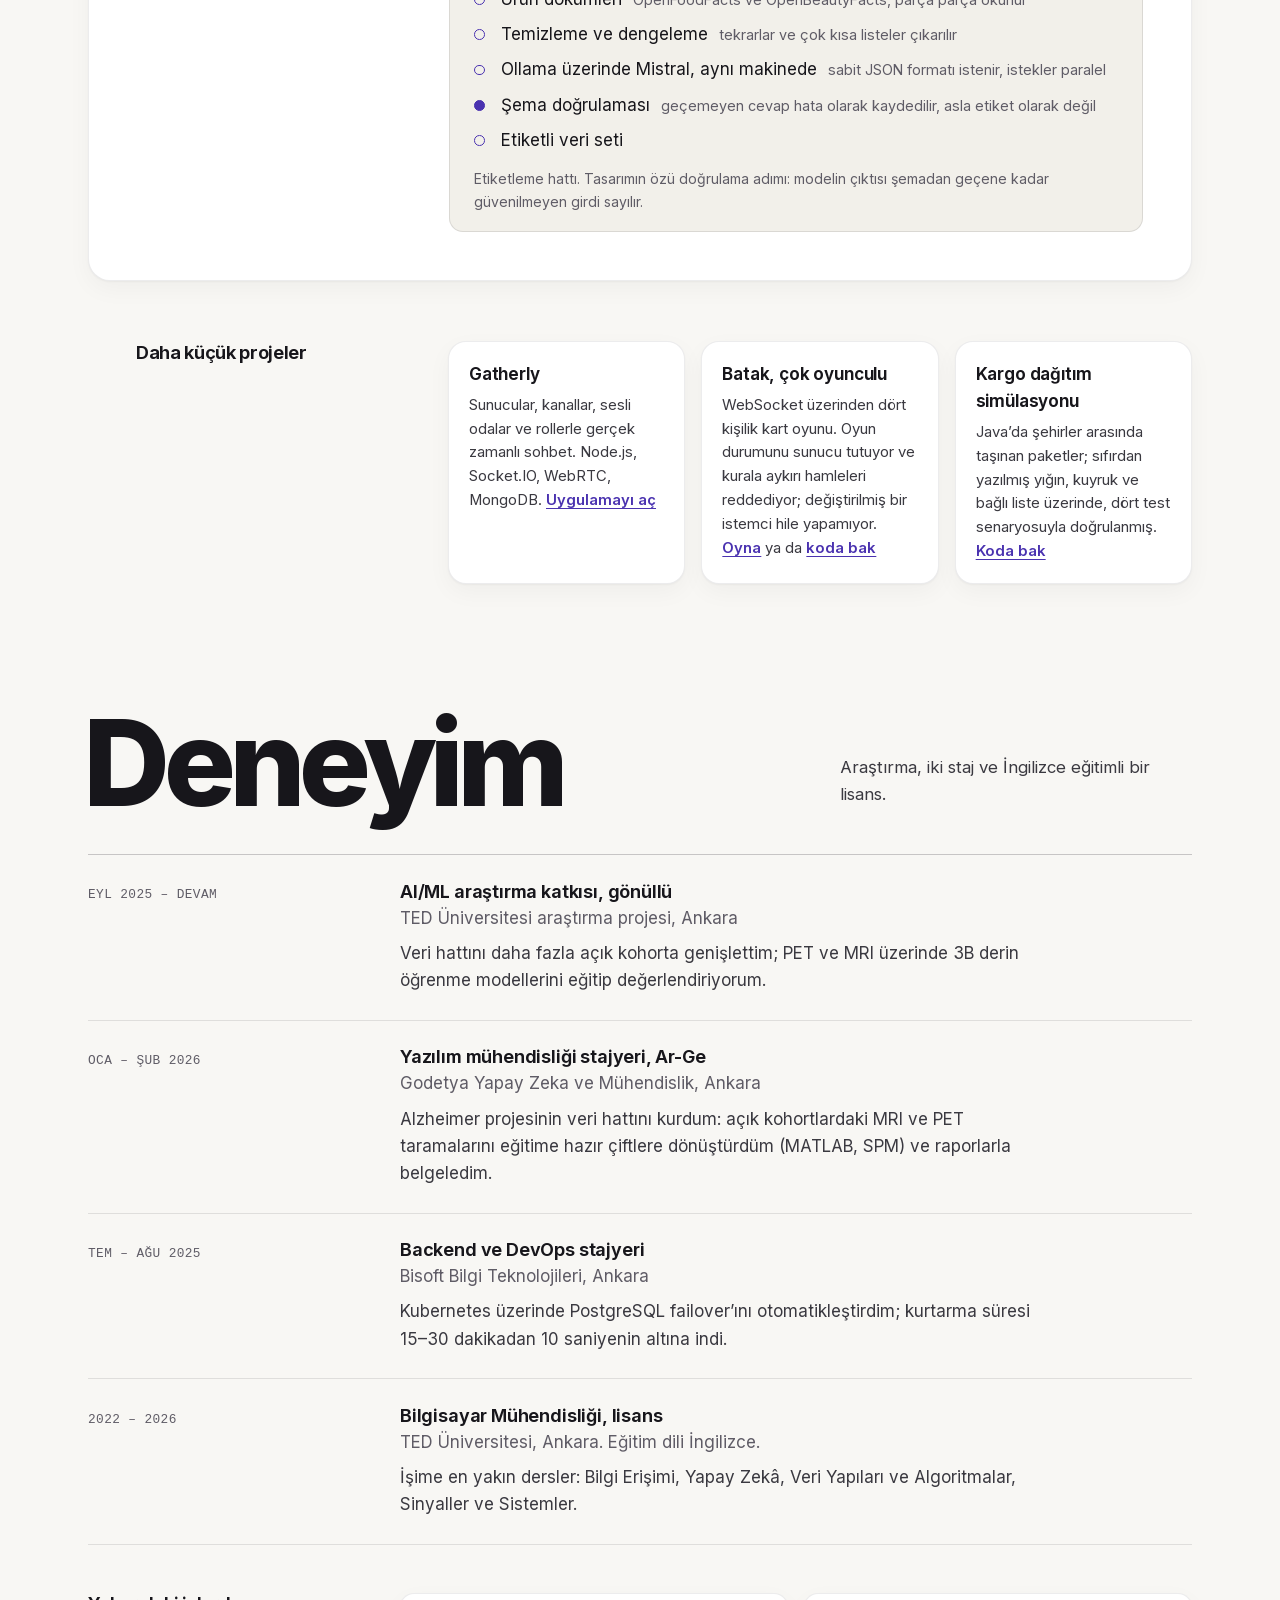
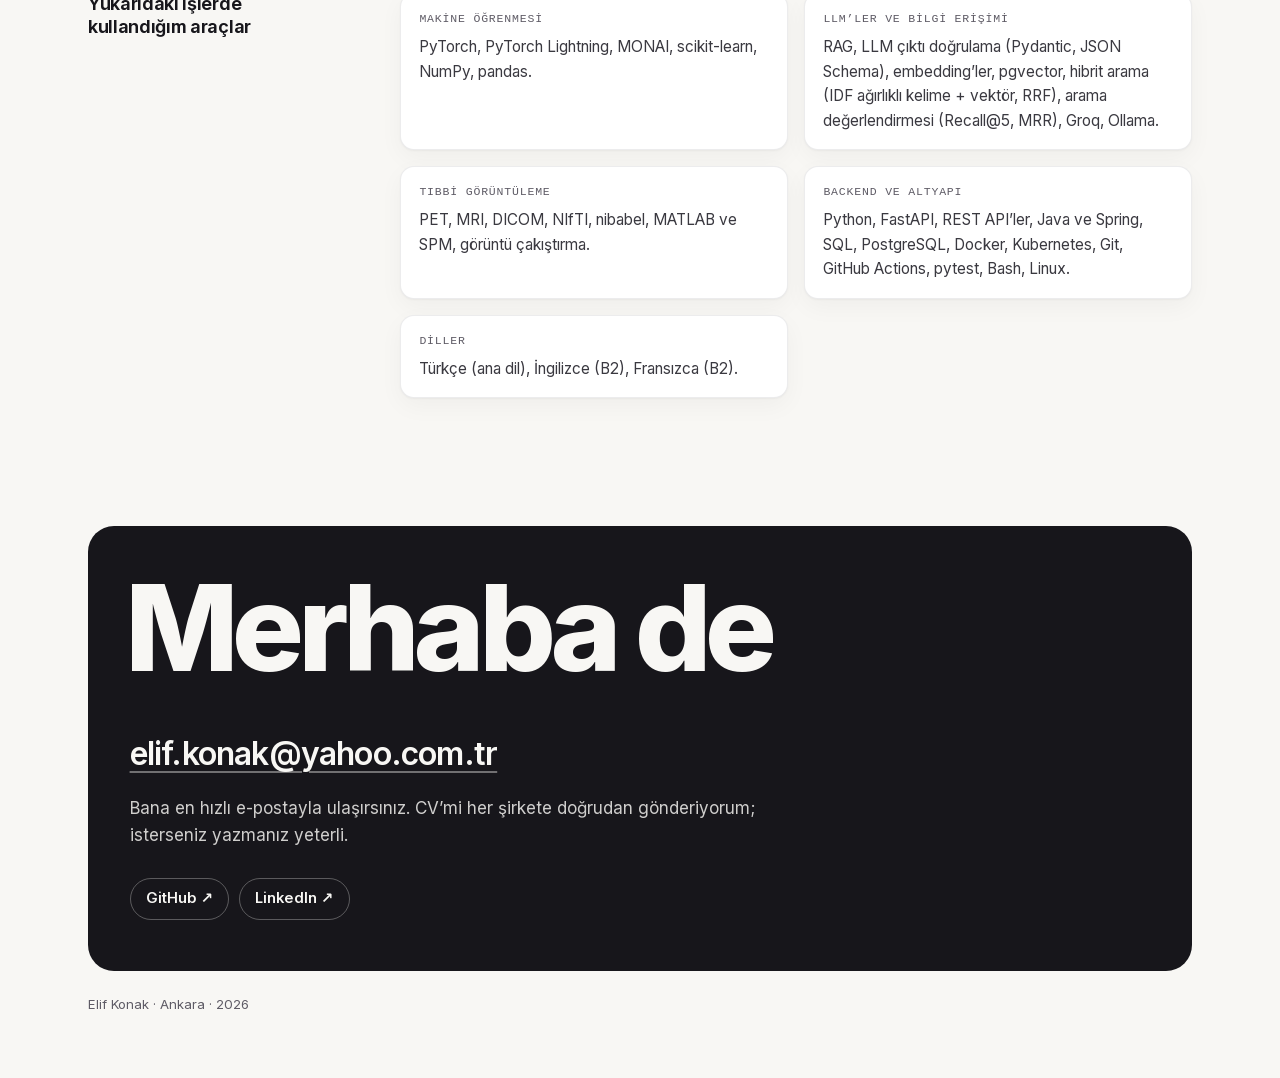
<file: tr/index.html>
<!DOCTYPE html>
<html lang="tr">
<head>
<meta charset="UTF-8" />
<meta name="viewport" content="width=device-width, initial-scale=1.0" />
<meta name="color-scheme" content="light" />
<title>Elif Konak, makine öğrenmesi mühendisi</title>
<meta name="description" content="Ankara’da makine öğrenmesi ve backend mühendisi. ML sistemleri, bilgi erişimi ve güvenilir altyapı. TED Üniversitesi, 2026." />
<meta property="og:title" content="Elif Konak, makine öğrenmesi mühendisi" />
<meta property="og:description" content="Ankara’da makine öğrenmesi ve backend mühendisi. ML sistemleri, bilgi erişimi ve güvenilir altyapı. TED Üniversitesi, 2026." />
<meta property="og:type" content="website" />
<meta property="og:url" content="https://elifkk14.github.io/tr/" />
<meta property="og:locale" content="tr_TR" />
<link rel="alternate" hreflang="en" href="https://elifkk14.github.io/" />
<link rel="alternate" hreflang="tr" href="https://elifkk14.github.io/tr/" />
<meta property="og:image" content="https://elifkk14.github.io/images/og-card.png?v=3" />
<meta property="og:image:width" content="1200" />
<meta property="og:image:height" content="630" />
<meta property="og:image:alt" content="Elif Konak, machine learning engineer in Ankara. Medical imaging, literature search and the backend that keeps them running." />
<meta name="twitter:card" content="summary_large_image" />
<meta name="twitter:title" content="Elif Konak, makine öğrenmesi mühendisi" />
<meta name="twitter:description" content="Ankara’da makine öğrenmesi ve backend mühendisi. ML sistemleri, bilgi erişimi ve güvenilir altyapı." />
<meta name="twitter:image" content="https://elifkk14.github.io/images/og-card.png?v=3" />
<link rel="icon" href="data:image/svg+xml,<svg xmlns='http://www.w3.org/2000/svg' viewBox='0 0 100 100'><rect width='100' height='100' rx='22' fill='%234a32b0'/><text x='50' y='67' font-family='Inter,Arial,sans-serif' font-weight='700' font-size='50' text-anchor='middle' fill='white'>ek</text></svg>" />
<script>try{if(!matchMedia('(prefers-reduced-motion: reduce)').matches&&'IntersectionObserver' in window)document.documentElement.classList.add('anim');addEventListener('error',function(){document.documentElement.classList.remove('anim')})}catch(e){}</script>
<link rel="preload" href="../fonts/inter-latin.woff2" as="font" type="font/woff2" crossorigin />
<link rel="stylesheet" href="../assets/site.css" />
</head>
<body>
<a class="skip" href="#work">Seçili çalışmalara geç</a>
<div class="progress" aria-hidden="true"></div>

<nav class="rail" aria-label="Bölümler">
  <ol>
    <li><a href="#top" data-sec="top"><i></i><span>Giriş</span></a></li>
    <li><a href="#work" data-sec="work"><i></i><span>Projeler</span></a></li>
    <li><a href="#experience" data-sec="experience"><i></i><span>Deneyim</span></a></li>
    <li><a href="#contact" data-sec="contact"><i></i><span>İletişim</span></a></li>
  </ol>
</nav>

<div class="wrap" id="top">
  <header class="top">
    <nav aria-label="Ana menü">
      <ul>
        <li><a href="#work">Projeler</a></li>
        <li><a href="#experience">Deneyim</a></li>
        <li><a href="#contact">İletişim</a></li>
        <li class="lang"><a href="../" hreflang="en" lang="en" aria-label="English">EN</a></li>
        <li class="ico"><a href="https://github.com/elifkk14" aria-label="GitHub"><svg viewBox="0 0 24 24" width="18" height="18" aria-hidden="true"><path fill="currentColor" d="M12 .3a12 12 0 0 0-3.8 23.4c.6.1.8-.3.8-.6v-2c-3.3.7-4-1.6-4-1.6-.6-1.4-1.4-1.8-1.4-1.8-1-.7.1-.7.1-.7 1.2.1 1.8 1.2 1.8 1.2 1 1.8 2.8 1.3 3.5 1 0-.8.4-1.3.7-1.6-2.7-.3-5.5-1.3-5.5-5.9 0-1.3.5-2.4 1.2-3.2-.1-.3-.5-1.5.1-3.2 0 0 1-.3 3.3 1.2a11.5 11.5 0 0 1 6 0C17.3 4.6 18.3 5 18.3 5c.7 1.7.2 2.9.1 3.2.8.8 1.2 1.9 1.2 3.2 0 4.6-2.8 5.6-5.5 5.9.4.4.8 1.1.8 2.2v3.3c0 .3.2.7.8.6A12 12 0 0 0 12 .3"/></svg></a></li>
        <li class="ico"><a href="https://www.linkedin.com/in/elif-konakk/" aria-label="LinkedIn"><svg viewBox="0 0 24 24" width="18" height="18" aria-hidden="true"><path fill="currentColor" d="M20.45 20.45h-3.56v-5.57c0-1.33-.02-3.04-1.85-3.04-1.85 0-2.14 1.45-2.14 2.94v5.67H9.35V9h3.41v1.56h.05c.48-.9 1.64-1.85 3.37-1.85 3.6 0 4.27 2.37 4.27 5.46v6.28zM5.34 7.43a2.06 2.06 0 1 1 0-4.13 2.06 2.06 0 0 1 0 4.13zM7.12 20.45H3.56V9h3.56v11.45zM22.22 0H1.77C.79 0 0 .77 0 1.73v20.54C0 23.23.79 24 1.77 24h20.45c.98 0 1.78-.77 1.78-1.73V1.73C24 .77 23.2 0 22.22 0z"/></svg></a></li>
      </ul>
    </nav>
  </header>

  <div class="intro">
    <div>
      <p class="name">Elif Konak</p>
      <p class="status"><span><b>Junior ML ve backend rollerine açığım</b> <span>Ankara, hibrit ya da uzaktan · hemen başlayabilirim</span></span></p>
      <h1>Makine öğrenmesi sistemleri ve onları ayakta tutan backend’i geliştiriyorum.</h1>
      <p class="lede">TED Üniversitesi Bilgisayar Mühendisliği, 2026 mezunu. Son işlerim: beyin MRI ve PET üzerinde 3B modeller, kaynak gösteren bir arama servisi ve Kubernetes üzerinde PostgreSQL failover. Bir şeyin nasıl çalışması gerektiğine karar vermeden önce ölçerim.</p>
      <p class="actions">
        <a class="button" href="#work">Projelerime bak <span class="arr" aria-hidden="true">↓</span></a>
        <a class="plain" href="https://neurolit-2e56.onrender.com">NeuroLit’e bir soru sor <span aria-hidden="true">↗</span></a>
      </p>
      <p class="route">ML pozisyonu için: <a href="#alzheimers">Alzheimer projesiyle başlayın</a>. Backend pozisyonu için: <a href="#failover">failover projesiyle başlayın</a>.</p>
    </div>
    <ul class="stats" aria-label="Aşağıdaki projelerden öne çıkanlar">
      <li class="s-award"><a href="#alzheimers">
        <svg class="trophy" viewBox="0 0 24 24" width="34" height="34" aria-hidden="true"><path d="M8 21h8M12 17v4M7 4h10v5a5 5 0 0 1-10 0V4zM17 6h3v1a3 3 0 0 1-3 3M7 6H4v1a3 3 0 0 0 3 3" fill="none" stroke="currentColor" stroke-width="1.6" stroke-linecap="round" stroke-linejoin="round"/></svg>
        <span class="label">Ödül · Alzheimer projesi</span>
        <span class="num"><span class="new">1.</span><span class="of">100’ü aşkın proje arasında</span></span>
        <p>Genç Beyinler Yeni Fikirler 2026, Türkiye Bilişim Derneği (Ankara Şubesi).</p>
      </a></li>
      <li class="s-signal"><a href="#failover">
        <span class="label">Bisoft · veritabanı failover</span>
        <span class="num"><del>15–30 min</del><span class="new">10 sn altı</span></span>
        <p>Kubernetes üzerindeki PostgreSQL kendiliğinden devralıyor.</p>
      </a></li>
      <li class="s-sheet"><a href="#neurolit">
        <span class="label">NeuroLit · kaynaklı cevaplar</span>
        <span class="num"><span class="new">28/30</span></span>
        <p>Test sorusu kaynaklarıyla cevaplandı. Kullanıcıya kaynaksız tek cümle ulaşmadı.</p>
      </a></li>
      <li class="s-ink"><a href="#neurolit">
        <span class="label">NeuroLit · Docker imajı</span>
        <span class="num"><del>2.37 GB</del><span class="new">805 MB</span></span>
        <p>512 MB bellekli ücretsiz bir sunucuya sığıyor.</p>
      </a></li>
    </ul>
  </div>

</div>

<main>
<section id="work">
  <div class="wrap">
    <div class="sec-head rv-head">
      <h2 class="display"><span class="m">Projeler</span></h2>
      <p>Her birinde: sorun, ne yaptım, neyi ölçtüm ve bu neyi değiştirdi.</p>
    </div>

    <article class="case rv" id="alzheimers">
      <div class="meta">
        <span class="area">Makine öğrenmesi · Medikal görüntüleme</span>
        <span class="label">Araştırma · bitirme projesi</span>
        <h3>Alzheimer hastalığı için beyin PET ve MRI üzerinde derin öğrenme</h3>
        <dl>
          <div><dt class="label">Tür</dt><dd>Üniversite araştırma projesi ve bitirme projem</dd></div>
          <div><dt class="label">Ne zaman</dt><dd>Eylül 2025’ten bu yana</dd></div>
          <div><dt class="label">Ödül</dt><dd>Birincilik, Genç Beyinler Yeni Fikirler 2026</dd></div>
        </dl>
      </div>
      <div class="story">
        <p class="outcome"><span class="label">Sonuç</span> Açık kohortlardaki ham taramaları eğitime hazır PET–MRI çiftlerine dönüştüren veri hattını kurdum; kayıt hatası veren taramaları kurtaran orijin düzeltmesini otomatikleştirdim.</p>
        <div class="prose kids">
          <p><b>Proje.</b> TED Üniversitesi’nde, nöroloji ve nükleer tıp hekimleriyle birlikte çalışan bir araştırma ekibi, Alzheimer hastalığının analizini desteklemek için amiloid PET ve MRI üzerinde derin öğrenme uyguluyor. Projeye Bilgisayar Mühendisliği Bölümü aracılığıyla katıldım ve gönüllü olarak katkı veriyorum.</p>
          <p><b>Stajyer olarak benim payım.</b> Ocak–Şubat 2026’daki Godetya stajım bu proje üzerineydi. Taramaları eğitime hazır veriye kadar götüren görüntü veri hattını kurdum: herkese açık araştırma kohortlarından taramaları indirip temizlemek, her MRI’ı PET taramasıyla ve klinik etiketleriyle eşleştirmek ve ikisini MATLAB ve SPM ile ön işlemek (çakıştırma, uzaysal normalizasyon, yoğunluk standartlaştırma ve beyin maskeleme). Bazı taramalarda çakıştırma başarısız olunca sebebini yanlış görüntü orijinlerinde buldum ve düzeltmeyi otomatikleştirdim. Her aşamayı ekip için raporlarla belgeledim.</p>
          <p><b>Gönüllü olarak benim payım.</b> Stajdan sonra aynı veri hattını yeni herkese açık kohortlara genişlettim; hazırlanan veri üzerinde 3B modelleri ekiple birlikte eğitiyor ve değerlendiriyorum.</p>
        </div>

        <figure class="pipe" id="pipe">
          <div class="pipe-top">
            <span class="label">Veri hattı, adım adım</span>
            <div class="pipe-ctrl">
              <button type="button" data-act="prev" aria-label="Önceki adım"><svg viewBox="0 0 16 16" aria-hidden="true"><path d="M10 3 5 8l5 5" fill="none" stroke="currentColor" stroke-width="2"/></svg></button>
              <button type="button" data-act="play" aria-pressed="true"><span>Durdur</span></button>
              <button type="button" data-act="next" aria-label="Sonraki adım"><svg viewBox="0 0 16 16" aria-hidden="true"><path d="m6 3 5 5-5 5" fill="none" stroke="currentColor" stroke-width="2"/></svg></button>
            </div>
          </div>

          <svg class="stage" viewBox="0 0 480 290" role="img" aria-labelledby="pipe-title">
            <title id="pipe-title">Görüntü veri hattının çizimi: taramaları topla, MRI ile PET’i eşleştir, görüntü orijinlerini düzelt, ön işle, 3B modelleri eğit ve sonuçları hekimlerle gözden geçir.</title>
            <defs>
              <path id="brain" d="M0,-45 C14,-47 33,-38 38,-18 C42,-2 41,18 33,32 C26,43 12,47 2,42 L0,40 L-2,42 C-12,47 -26,43 -33,32 C-41,18 -42,-2 -38,-18 C-33,-38 -14,-47 0,-45Z"/>
              <clipPath id="bclip"><use href="#brain"/></clipPath>
              <radialGradient id="gm" cx="50%" cy="45%" r="62%"><stop offset="0" stop-color="#c4c1bb"/><stop offset="1" stop-color="#7d7a74"/></radialGradient>
              <radialGradient id="hot"><stop offset="0" stop-color="#fff5b0"/><stop offset=".35" stop-color="#ffb12e"/><stop offset=".72" stop-color="#e5482c" stop-opacity=".75"/><stop offset="1" stop-color="#e5482c" stop-opacity="0"/></radialGradient>
              <linearGradient id="uneven" x1="0" x2="1"><stop offset="0" stop-color="#2a2a28"/><stop offset=".3" stop-color="#d8d5ce"/><stop offset=".55" stop-color="#5a5853"/><stop offset=".8" stop-color="#f4f2ee"/><stop offset="1" stop-color="#3a3936"/></linearGradient>
              <linearGradient id="even" x1="0" x2="1"><stop offset="0" stop-color="#1c1c1b"/><stop offset="1" stop-color="#f4f2ee"/></linearGradient>
              <symbol id="tile" viewBox="-60 -66 120 132"><rect x="-60" y="-66" width="120" height="132" rx="12" fill="#151514"/></symbol>
              <symbol id="skull" viewBox="-60 -66 120 132"><ellipse rx="50" ry="57" fill="none" stroke="#e2dfd8" stroke-width="5"/><ellipse rx="54.5" ry="61.5" fill="none" stroke="#6f6c66" stroke-width="2"/></symbol>
              <symbol id="mri" viewBox="-60 -66 120 132">
                <use href="#brain" fill="url(#gm)"/>
                <g fill="none" stroke="#4f4c47" stroke-width="1.7" stroke-linecap="round">
                  <path d="M-30,-20 C-24,-27 -18,-17 -12,-25"/><path d="M30,-20 C24,-27 18,-17 12,-25"/>
                  <path d="M-35,4 C-29,-1 -26,11 -20,5"/><path d="M35,4 C29,-1 26,11 20,5"/>
                  <path d="M-27,28 C-21,21 -15,31 -9,25"/><path d="M27,28 C21,21 15,31 9,25"/>
                  <path d="M-17,-38 C-12,-31 -7,-37 -4,-30"/><path d="M17,-38 C12,-31 7,-37 4,-30"/>
                </g>
                <path d="M-4,-14 C-14,-12 -14,6 -6,10 C-8,0 -8,-8 -4,-14Z M4,-14 C14,-12 14,6 6,10 C8,0 8,-8 4,-14Z" fill="#2a2927"/>
                <path d="M0,-45 V-27" stroke="#2a2927" stroke-width="2"/>
              </symbol>
              <symbol id="pet" viewBox="-60 -66 120 132">
                <g clip-path="url(#bclip)">
                  <rect x="-45" y="-50" width="90" height="100" fill="#3b1d6e"/>
                  <ellipse cx="-20" cy="-20" rx="26" ry="24" fill="url(#hot)"/><ellipse cx="20" cy="-20" rx="26" ry="24" fill="url(#hot)"/>
                  <ellipse cx="-23" cy="16" rx="20" ry="22" fill="url(#hot)"/><ellipse cx="23" cy="16" rx="20" ry="22" fill="url(#hot)"/>
                  <ellipse cx="0" cy="-33" rx="18" ry="12" fill="url(#hot)"/>
                </g>
                <path d="M-4,-14 C-14,-12 -14,6 -6,10 C-8,0 -8,-8 -4,-14Z M4,-14 C14,-12 14,6 6,10 C8,0 8,-8 4,-14Z" fill="#1a0f33"/>
              </symbol>
              <marker id="arr" viewBox="0 0 10 10" refX="8" refY="5" markerWidth="7" markerHeight="7" orient="auto-start-reverse"><path d="M0,0 L10,5 L0,10 z" fill="#6d6a64"/></marker>
            </defs>

            <!-- 01 collect -->
            <g class="scene" data-s="0">
              <g transform="translate(70,150)">
                <ellipse cy="-38" rx="34" ry="10" fill="#fff" stroke="#6d6a64" stroke-width="1.5"/>
                <path d="M-34,-38 V38 A34,10 0 0 0 34,38 V-38" fill="#fff" stroke="#6d6a64" stroke-width="1.5"/>
                <path d="M-34,-12 A34,10 0 0 0 34,-12 M-34,13 A34,10 0 0 0 34,13" fill="none" stroke="#6d6a64" stroke-width="1.2"/>
                <text y="76" text-anchor="middle">Açık</text><text y="90" text-anchor="middle">kohortlar</text>
              </g>
              <path d="M112,150 H142" stroke="#6d6a64" stroke-width="1.5" stroke-dasharray="3 4" marker-end="url(#arr)"/>
              <g transform="translate(200,140) scale(.74)"><g class="a-r1"><use href="#tile" x="-60" y="-66" width="120" height="132"/><use href="#skull" x="-60" y="-66" width="120" height="132"/><use href="#mri" x="-60" y="-66" width="120" height="132"/></g></g>
              <g transform="translate(300,140) scale(.74)"><g class="a-r2"><use href="#tile" x="-60" y="-66" width="120" height="132"/><use href="#skull" x="-60" y="-66" width="120" height="132"/><use href="#pet" x="-60" y="-66" width="120" height="132"/></g></g>
              <g transform="translate(410,140)"><g class="a-r3">
                <rect x="-38" y="-30" width="76" height="60" rx="9" fill="#fff" stroke="#121211" stroke-opacity=".22"/>
                <rect x="-26" y="-17" width="30" height="6" rx="3" fill="#4a32b0"/>
                <rect x="-26" y="-3" width="52" height="5" rx="2.5" fill="#d9d7d2"/>
                <rect x="-26" y="8" width="40" height="5" rx="2.5" fill="#d9d7d2"/>
              </g></g>
              <text x="200" y="210" text-anchor="middle" class="a-fade" style="--d:.6s">MRI</text>
              <text x="300" y="210" text-anchor="middle" class="a-fade" style="--d:.9s">Amiloid PET</text>
              <text x="410" y="210" text-anchor="middle" class="a-fade" style="--d:1.2s">Klinik etiket</text>
              <text x="300" y="250" text-anchor="middle" class="t-ink a-fade" style="--d:1.5s">İndir, kullanılamayan ya da eksik taramaları ayıkla</text>
            </g>

            <!-- 02 pair -->
            <g class="scene" data-s="1">
              <text x="150" y="52" text-anchor="middle">MRI</text>
              <text x="330" y="52" text-anchor="middle">PET</text>
              <g transform="translate(150,128) scale(.86)"><g class="a-rr"><use href="#tile" x="-60" y="-66" width="120" height="132"/><use href="#skull" x="-60" y="-66" width="120" height="132"/><use href="#mri" x="-60" y="-66" width="120" height="132"/></g></g>
              <g transform="translate(330,128) scale(.86)"><g class="a-l"><use href="#tile" x="-60" y="-66" width="120" height="132"/><use href="#skull" x="-60" y="-66" width="120" height="132"/><use href="#pet" x="-60" y="-66" width="120" height="132"/></g></g>
              <path d="M206,128 H274" stroke="#4a32b0" stroke-width="2.5" class="a-draw" style="--len:68;--d:.8s"/>
              <circle cx="206" cy="128" r="4" fill="#4a32b0" class="a-pop" style="--d:.8s"/>
              <circle cx="274" cy="128" r="4" fill="#4a32b0" class="a-pop" style="--d:1.4s"/>
              <text x="240" y="118" text-anchor="middle" class="t-sig a-fade" style="--d:1.4s">eşle</text>
              <path d="M150,186 V226 H190 M330,186 V226 H290" fill="none" stroke="#6d6a64" stroke-width="1.5" class="a-draw" style="--len:90;--d:1.5s"/>
              <g transform="translate(240,226)"><g class="a-u" style="animation-delay:1.9s">
                <rect x="-52" y="-16" width="104" height="32" rx="16" fill="#fff" stroke="#121211" stroke-opacity=".22"/>
                <text y="4" text-anchor="middle" class="t-ink" style="font-size:11.5px">+ klinik etiket</text>
              </g></g>
              <text x="240" y="275" text-anchor="middle" class="a-fade" style="--d:2.2s">Aynı katılımcı, tek kayıt</text>
            </g>

            <!-- 03 fix origins -->
            <g class="scene" data-s="2">
              <g transform="translate(170,145)"><g class="a-origin">
                <use href="#tile" x="-60" y="-66" width="120" height="132"/><use href="#skull" x="-60" y="-66" width="120" height="132"/><use href="#mri" x="-60" y="-66" width="120" height="132"/>
                <circle r="4.5" fill="#e5482c" stroke="#fff" stroke-width="1.5"/>
              </g></g>
              <g stroke="#4a32b0" stroke-width="1.3" stroke-dasharray="5 4" fill="none">
                <path d="M80,145 H260"/><path d="M170,52 V238"/>
              </g>
              <circle cx="170" cy="145" r="11" fill="none" stroke="#4a32b0" stroke-width="1.5"/>
              <text x="300" y="104">Görüntü orijini</text>
              <g class="a-out" style="--d:1.6s"><text x="300" y="130" class="t-ink t-bad">Merkez dışı, eğik</text><text x="300" y="150" class="t-ink" style="fill:#6d6a64">çakıştırma başarısız</text></g>
              <g class="a-fade" style="--d:1.9s"><text x="300" y="130" class="t-ink t-sig">Düzeltildi</text><text x="300" y="150" class="t-ink" style="fill:#6d6a64">otomatik, her taramada</text></g>
              <text x="300" y="196">Referans noktası</text>
              <circle cx="306" cy="214" r="4.5" fill="#e5482c" stroke="#fff" stroke-width="1.5"/>
              <text x="318" y="218" class="t-ink" style="fill:#6d6a64">tarama orijini</text>
            </g>

            <!-- 04 preprocess -->
            <g class="scene" data-s="3">
              <g transform="translate(150,135)"><g class="a-norm">
                <use href="#tile" x="-60" y="-66" width="120" height="132"/>
                <g class="a-out" style="--d:1.9s"><use href="#skull" x="-60" y="-66" width="120" height="132"/></g>
                <use href="#mri" x="-60" y="-66" width="120" height="132"/>
                <g class="a-reg"><use href="#pet" x="-60" y="-66" width="120" height="132"/></g>
              </g></g>
              <rect x="90" y="222" width="120" height="10" rx="5" fill="url(#uneven)"/>
              <rect x="90" y="222" width="120" height="10" rx="5" fill="url(#even)" class="a-fade" style="--d:2.5s"/>
              <text x="150" y="252" text-anchor="middle">Yoğunluk</text>
              <g transform="translate(270,0)">
                <g><circle cx="8" cy="82" r="8" fill="#fff" stroke="#121211" stroke-opacity=".25"/><path d="M4,82 l3,3 5,-6" fill="none" stroke="#4a32b0" stroke-width="2" class="a-pop" style="--d:1.1s"/><text x="24" y="86" class="t-ink">Çakıştırma</text></g>
                <g><circle cx="8" cy="122" r="8" fill="#fff" stroke="#121211" stroke-opacity=".25"/><path d="M4,122 l3,3 5,-6" fill="none" stroke="#4a32b0" stroke-width="2" class="a-pop" style="--d:1.6s"/><text x="24" y="126" class="t-ink">Uzaysal normalizasyon</text></g>
                <g><circle cx="8" cy="162" r="8" fill="#fff" stroke="#121211" stroke-opacity=".25"/><path d="M4,162 l3,3 5,-6" fill="none" stroke="#4a32b0" stroke-width="2" class="a-pop" style="--d:2.2s"/><text x="24" y="166" class="t-ink">Beyin maskeleme</text></g>
                <g><circle cx="8" cy="202" r="8" fill="#fff" stroke="#121211" stroke-opacity=".25"/><path d="M4,202 l3,3 5,-6" fill="none" stroke="#4a32b0" stroke-width="2" class="a-pop" style="--d:2.8s"/><text x="24" y="206" class="t-ink">Yoğunluk standartlaştırma</text></g>
                <text x="0" y="246">MATLAB · SPM</text>
              </g>
            </g>

            <!-- 05 train -->
            <g class="scene" data-s="4">
              <g class="a-u2">
                <g transform="translate(103,124) scale(.4)"><use href="#tile" x="-60" y="-66" width="120" height="132"/><use href="#mri" x="-60" y="-66" width="120" height="132"/></g>
                <g transform="translate(96,131) scale(.4)"><use href="#tile" x="-60" y="-66" width="120" height="132"/><use href="#mri" x="-60" y="-66" width="120" height="132"/></g>
                <g transform="translate(89,138) scale(.4)"><use href="#tile" x="-60" y="-66" width="120" height="132"/><use href="#mri" x="-60" y="-66" width="120" height="132"/></g>
                <g transform="translate(82,145) scale(.4)"><use href="#tile" x="-60" y="-66" width="120" height="132"/><use href="#mri" x="-60" y="-66" width="120" height="132"/></g>
                <g transform="translate(75,152) scale(.4)"><use href="#tile" x="-60" y="-66" width="120" height="132"/><use href="#pet" x="-60" y="-66" width="120" height="132"/></g>
              </g>
              <text x="88" y="212" text-anchor="middle">3B hacimler</text>
              <path d="M126,140 H150" stroke="#6d6a64" stroke-width="1.5" marker-end="url(#arr)"/>
              <circle cx="132" cy="140" r="3" fill="#4a32b0" class="a-dot" style="--dx:18px"/>
              <g stroke="#121211" stroke-opacity=".55" stroke-width="1.2" stroke-linejoin="round">
                <g transform="translate(184,140)"><path d="M-22,-22 l10,-10 h44 l-10,10z M22,-22 l10,-10 v44 l-10,10z" fill="#fff"/><rect x="-22" y="-22" width="44" height="44" class="a-pulse" style="--d:0s" fill="#f0f0ee"/></g>
                <g transform="translate(240,140)"><path d="M-17,-17 l8,-8 h34 l-8,8z M17,-17 l8,-8 v34 l-8,8z" fill="#fff"/><rect x="-17" y="-17" width="34" height="34" class="a-pulse" style="--d:.25s" fill="#f0f0ee"/></g>
                <g transform="translate(285,140)"><path d="M-13,-13 l6,-6 h26 l-6,6z M13,-13 l6,-6 v26 l-6,6z" fill="#fff"/><rect x="-13" y="-13" width="26" height="26" class="a-pulse" style="--d:.5s" fill="#f0f0ee"/></g>
                <g transform="translate(320,140)"><path d="M-9,-9 l4,-4 h18 l-4,4z M9,-9 l4,-4 v18 l-4,4z" fill="#fff"/><rect x="-9" y="-9" width="18" height="18" class="a-pulse" style="--d:.75s" fill="#f0f0ee"/></g>
              </g>
              <text x="252" y="212" text-anchor="middle">3B model</text>
              <g transform="translate(360,72)">
                <rect width="104" height="120" rx="10" fill="#fff" stroke="#121211" stroke-opacity=".18"/>
                <path d="M14,16 V104 H94" fill="none" stroke="#121211" stroke-opacity=".3"/>
                <path d="M16,24 C30,62 42,80 58,88 S84,96 92,97" fill="none" stroke="#4a32b0" stroke-width="2.2" class="a-draw" style="--len:120;--d:.5s;animation-duration:2.2s"/>
                <path d="M16,32 C30,66 44,80 60,84 S82,86 92,87" fill="none" stroke="#e5482c" stroke-width="1.8" stroke-dasharray="4 3" class="a-fade" style="--d:1.6s"/>
              </g>
              <text x="372" y="212">eğit</text>
              <text x="420" y="212" style="fill:#c2410c">doğrula</text>
              <text x="240" y="258" text-anchor="middle" class="t-ink a-fade" style="--d:1.2s">PyTorch Lightning · MONAI</text>
            </g>

            <!-- 06 review -->
            <g class="scene" data-s="5">
              <g transform="translate(60,70)"><g class="a-u2">
                <rect width="220" height="150" rx="14" fill="#fff" stroke="#121211" stroke-opacity=".18"/>
                <g transform="translate(46,62) scale(.5)"><use href="#tile" x="-60" y="-66" width="120" height="132"/><use href="#pet" x="-60" y="-66" width="120" height="132"/></g>
                <rect x="92" y="34" width="90" height="7" rx="3.5" fill="#121211"/>
                <rect x="92" y="52" width="104" height="5" rx="2.5" fill="#d9d7d2"/>
                <rect x="92" y="66" width="78" height="5" rx="2.5" fill="#d9d7d2"/>
                <rect x="92" y="80" width="92" height="5" rx="2.5" fill="#d9d7d2"/>
                <rect x="20" y="114" width="180" height="8" rx="4" fill="#f0f0ee"/>
                <rect x="20" y="114" width="112" height="8" rx="4" fill="#4a32b0" class="a-grow" style="--d:.7s"/>
              </g></g>
              <text x="170" y="244" text-anchor="middle">Model çıktısı</text>
              <path d="M292,145 H330" stroke="#6d6a64" stroke-width="1.5" marker-end="url(#arr)" class="a-fade" style="--d:1.2s"/>
              <g class="a-fade" style="--d:1.4s" fill="#fff" stroke="#121211" stroke-opacity=".55" stroke-width="1.4">
                <circle cx="368" cy="122" r="11"/><path d="M346,164 C346,146 390,146 390,164"/>
                <circle cx="408" cy="122" r="11"/><path d="M386,164 C386,146 430,146 430,164"/>
              </g>
              <g transform="translate(432,112)"><g class="a-pop" style="--d:2s"><circle r="11" fill="#4a32b0"/><path d="M-5,0 l3.5,3.5 6.5,-7" fill="none" stroke="#fff" stroke-width="2.2"/></g></g>
              <text x="388" y="190" text-anchor="middle" class="a-fade" style="--d:1.6s">Nöroloji +</text>
              <text x="388" y="204" text-anchor="middle" class="a-fade" style="--d:1.6s">nükleer tıp</text>
              <text x="240" y="275" text-anchor="middle" class="t-ink a-fade" style="--d:2.2s">Hekimlerin analizini destekler. Teşhis koymaz.</text>
            </g>
          </svg>

          <ol class="steps">
            <li><button type="button" data-go="0"><span class="bar"><span></span></span><span class="n">01</span><span class="k">Topla</span><span class="mine">benim payım</span></button></li>
            <li><button type="button" data-go="1"><span class="bar"><span></span></span><span class="n">02</span><span class="k">Eşleştir</span><span class="mine">benim payım</span></button></li>
            <li><button type="button" data-go="2"><span class="bar"><span></span></span><span class="n">03</span><span class="k">Orijin düzelt</span><span class="mine">benim payım</span></button></li>
            <li><button type="button" data-go="3"><span class="bar"><span></span></span><span class="n">04</span><span class="k">Ön işle</span><span class="mine">benim payım</span></button></li>
            <li><button type="button" data-go="4"><span class="bar"><span></span></span><span class="n">05</span><span class="k">Eğit</span><span class="mine">benim payım</span></button></li>
            <li><button type="button" data-go="5"><span class="bar"><span></span></span><span class="n">06</span><span class="k">Gözden geçir</span><span class="mine">ekip</span></button></li>
          </ol>
          <p class="step-text" aria-live="polite"><b>Topla.</b> Herkese açık araştırma kohortlarından MRI, amiloid PET ve klinik etiketleri indir, sonra temizle: eksik ya da kullanılamayan taramalar en başta ayıklanır.</p>
          <figcaption>Bu, sürecin bir çizimi; hasta verisi değil. Yöntemler ve sonuçlar henüz yayımlanmadığı için şimdilik ekipte kalıyor. Kendi payımı mülakatta anlatmaktan memnuniyet duyarım.</figcaption>
        </figure>

        <p class="used">Araçlar: Python, PyTorch, PyTorch Lightning, MONAI, ResNet3D, Vision Transformers, MATLAB, SPM, NIfTI, DICOM.</p>

        <figure class="photo">
          <picture>
            <source srcset="../images/award-genc-beyinler.webp" type="image/webp" />
            <img src="../images/award-genc-beyinler.jpg" alt="Elif Konak, Genç Beyinler Yeni Fikirler 2026’da birincilik ödülünü alırken" width="1200" height="842" loading="lazy" decoding="async" />
          </picture>
          <figcaption>Türkiye Bilişim Derneği ile düzenlenen üniversiteler arası yarışma Genç Beyinler Yeni Fikirler 2026’da 100’ü aşkın proje arasında birincilik.</figcaption>
        </figure>
      </div>
    </article>

    <article class="case rv" id="neurolit">
      <div class="meta">
        <span class="area">Makine öğrenmesi · Bilgi erişimi</span>
        <span class="label">Kişisel proje</span>
        <h3>NeuroLit: nörogörüntüleme makalelerinden kaynaklı cevaplar</h3>
        <dl>
          <div><dt class="label">Ne zaman</dt><dd>Kasım 2026</dd></div>
          <div><dt class="label">Kullanılanlar</dt><dd>Python, FastAPI, PostgreSQL with pgvector, ONNX Runtime, Docker, GitHub Actions</dd></div>
        </dl>
        <p class="links"><a href="https://neurolit-2e56.onrender.com">Canlı demo ↗</a><a href="https://github.com/elifkk14/neurolit-rag">Kod ↗</a></p>
      </div>
      <div class="story">
        <p class="outcome"><span class="label">Sonuç</span> 30 test sorusunun 28’i kaynaklı cevap aldı, hiçbirinde kaynaksız cümle yok. Ücretsiz bir sunucuda yaklaşık 190 MB bellekle çalışıyor.</p>
        <div class="prose kids">
          <p><b>Sorun.</b> Alzheimer görüntülemesi sorulan bir dil modeli, bilse de bilmese de kendinden emin cevap verir. Sadece PubMed özetlerinden cevap veren ve her cümlesine makale kaynağı gösteren bir araç istedim.</p>
          <p><b>Ne kurdum.</b> 2015–2026 arasından 5.000 PubMed özeti üzerinde çalışan bir RAG (retrieval-augmented generation) servisi: en yakın pasajlar PostgreSQL’de bulunuyor ve bir dil modeli cevabı bunlardan yazıyor. Her cevap kontrol ediliyor: bir şemaya uymalı ve her cümle gerçekten getirilmiş bir makaleye atıf yapmalı. İki kez geçemezse servis cevap veremediğini söylüyor.</p>
        </div>
        <figure class="demo">
          <a href="https://neurolit-2e56.onrender.com" aria-label="NeuroLit canlı demosunu aç">
            <span class="bar"><i></i><i></i><i></i><b>neurolit-2e56.onrender.com</b><em>~1 dk’da uyanır</em></span>
            <span class="view">
              <picture>
                <source srcset="../images/neurolit-answer.webp" type="image/webp" />
                <img src="../images/neurolit-answer.jpg" alt="NeuroLit’in FDG-PET’in Alzheimer hastalığını frontotemporal demanstan ayırıp ayıramayacağı sorusuna verdiği cevap; numaralı atıflar ve altta PubMed kaynakları" width="1300" height="1741" decoding="async" />
              </picture>
            </span>
          </a>
          <figcaption>NeuroLit’ten gerçek bir cevap. Tıbbi bulgular makalelere ait, bana değil.</figcaption>
        </figure>
        <div class="prose kids">
          <p><b>Ne bekledim, ne ölçtüm.</b> Planım, vektör aramasına kelime aramasını eklemenin doğru makaleyi daha sık bulacağını varsayıyordu. 30 test sorusu yazıp ölçtüm: kelime araması o kadar zayıftı ki birleşik yöntemi aşağı çekiyordu. PostgreSQL’in yerleşik sıralaması, pasajların %91’inde geçen "disease" kelimesini, sadece %10’unda geçen "gadolinium" kadar bilgilendirici sayıyordu. Onu nadir kelimelere daha fazla ağırlık veren bir puanla değiştirdim.</p>
        </div>

        <figure>
          <div class="table-scroll tbl">
            <table>
              <caption class="sr">30 test sorusunda arama sonuçları</caption>
              <thead>
                <tr><th scope="col">Arama yöntemi</th><th scope="col">Doğru makale ilk 5’te</th><th scope="col" class="opt">Ortalama karşılıklı sıra (MRR)</th><th scope="col">Arama süresi</th></tr>
              </thead>
              <tbody>
                <tr class="before"><td>Kelime, ilk sürüm</td><td class="was">0.37</td><td class="opt"></td><td></td></tr>
                <tr class="before"><td>Birleşik, ilk sürüm</td><td class="was">0.80</td><td class="opt"></td><td></td></tr>
                <tr><td>Kelime, nadir kelimeler ağırlıklı</td><td>0.73</td><td class="opt">0.588</td><td>39 ms</td></tr>
                <tr><td>Birleşik, düzeltmeden sonra</td><td>0.93</td><td class="opt">0.800</td><td>43 ms</td></tr>
                <tr class="kept"><td><b>Sadece vektör, seçilen</b></td><td><mark>0.97</mark></td><td class="opt"><mark>0.831</mark></td><td>3 ms</td></tr>
              </tbody>
            </table>
          </div>
          <figcaption>Her sorunun yazıldığı makale ilk beşte geliyor mu? Düzeltmeden sonra da en isabetli ve on kattan hızlı yöntem tek başına vektör aramasıydı, bu yüzden varsayılan o. Fark 30 soruda bir soru olduğu için yöntemi kendi test setime göre ayarlamak yerine orada durdum.</figcaption>
        </figure>

        <div class="prose kids">
          <p><b>Ücretsiz bir sunucuya sığdırmak.</b> İlk Docker imajı embedding modelini PyTorch ile çalıştırıyordu ve 2,37 GB’tı; 512 MB bellekli bir sunucu için fazla. İkisinin aynı vektörleri ürettiğini doğruladıktan sonra ONNX Runtime’a geçtim, böylece saklanan veri ve skorlar değişmedi. İmaj 805 MB’a indi ve yaklaşık 190 MB bellek kullanıyor.</p>
          <p><b>Testler.</b> %84 kapsamlı 60 test. GitHub Actions, imajı yayımlamadan önce bunları gerçek bir PostgreSQL veritabanına karşı çalıştırıyor.</p>
        </div>
      </div>
    </article>

    <article class="case rv" id="failover">
      <div class="meta">
        <span class="area">Backend · Altyapı</span>
        <span class="label">Staj · Bisoft, Ankara</span>
        <h3>Kubernetes üzerinde otomatik PostgreSQL failover</h3>
        <dl>
          <div><dt class="label">Rol</dt><dd>Backend ve DevOps stajyeri</dd></div>
          <div><dt class="label">Ne zaman</dt><dd>Temmuz–Ağustos 2025</dd></div>
          <div><dt class="label">Kullanılanlar</dt><dd>PostgreSQL, Docker, Kubernetes, Bash</dd></div>
        </dl>
      </div>
      <div class="story">
        <p class="outcome"><span class="label">Sonuç</span> Kurtarma süresi elle 15–30 dakikadan, kimse müdahale etmeden 10 saniyenin altına indi.</p>
        <div class="prose kids">
          <p><b>Sorun.</b> Ana PostgreSQL sunucusu çöktüğünde birinin bunu fark etmesi, bağlanması ve yedek sunucuyu elle devreye alması gerekiyordu. Bu 15–30 dakika sürüyordu ve uygulama bu süre boyunca kapalı kalıyordu.</p>
          <p><b>Ne yaptım.</b> WAL streaming replication ile eşzamanlı tutulan bir ana–yedek sunucu çifti kurdum; yedek sunucu <code>pg_basebackup</code> ile otomatik oluşturuluyor, kurulum Bash ile betikleniyor. Sonra kümeyi Kubernetes’e taşıdım (StatefulSet’ler, kalıcı birimler, ConfigMap’ler, Secret’lar ve headless Service) ve şirketin mevcut failover araçlarına bağladım. O araçları ben yazmadım; benim payım kümenin onlarla çalışmasını sağlamak ve failover’ı uçtan uca, tekrar tekrar test etmekti.</p>
        </div>
        <figure>
          <div class="bars" role="img" aria-label="Yedek sunucunun devralma süresi: elle 15–30 dakika, otomatik 10 saniyenin altında, ölçekli çizim.">
            <div class="bar-row">
              <div class="bar-label">Elle<span>15–30 dakika</span></div>
              <div class="track"><div class="b span"></div><div class="b best"></div></div>
            </div>
            <div class="bar-row">
              <div class="bar-label">Otomatik<span>10 saniyenin altında</span></div>
              <div class="track"><div class="b auto"></div></div>
            </div>
          </div>
          <p class="scale" aria-hidden="true"><span>0</span><span>10 dk</span><span>20 dk</span><span>30 dk</span></p>
          <figcaption>Ölçekli çizim. Üst çubuğun koyu yarısı en iyi durum, 15 dakika. Bu ölçekte 10 saniye, vurgunun içindeki ince çizgi.</figcaption>
        </figure>
      </div>
    </article>

    <article class="case rv" id="product-analysis">
      <div class="meta">
        <span class="area">Makine öğrenmesi · LLM</span>
        <span class="label">Kişisel proje</span>
        <h3>Yerel bir dil modeliyle ürün verisi etiketleme</h3>
        <dl>
          <div><dt class="label">Ne zaman</dt><dd>2025</dd></div>
          <div><dt class="label">Kullanılanlar</dt><dd>Python, Ollama, JSON Schema, Pydantic, asyncio, pandas</dd></div>
        </dl>
        <p class="links"><a href="https://github.com/elifkk14/product-analysis-ai">Kod ↗</a></p>
      </div>
      <div class="story">
        <p class="outcome"><span class="label">Sonuç</span> Geçersiz model cevapları asla etikete dönüşmez: her çıktı önce şema kontrolünden geçer.</p>
        <div class="prose kids">
          <p><b>Sorun.</b> Bir içerik güvenliği denetleyicisi etiketli veriye ihtiyaç duyar: her biri güvenli ya da zararlı olarak işaretlenmiş binlerce gerçek içerik listesi. Bunları elle etiketlemek gerçekçi değildi, buluttaki bir modele göndermek de seçenek değildi.</p>
          <p><b>Ne yaptım.</b> Etiketleme hattını kurdum. Her biri birkaç gigabayt olan OpenFoodFacts ve OpenBeautyFacts ürün dökümlerini indiriyor ve bellek düşük kalsın diye 100.000 satırlık parçalar hâlinde okuyor. Temizlenen her içerik listesi, aynı makinede Ollama ile çalışan bir Mistral modeline aynı anda birden çok istekle gidiyor ve model sabit bir JSON formatında cevap vermek zorunda. Her cevap etiket sayılmadan önce bir şemaya göre kontrol ediliyor.</p>
        </div>
        <figure>
          <ol class="flow">
            <li><span>Ürün dökümleri <small>OpenFoodFacts ve OpenBeautyFacts, parça parça okunur</small></span></li>
            <li><span>Temizleme ve dengeleme <small>tekrarlar ve çok kısa listeler çıkarılır</small></span></li>
            <li><span>Ollama üzerinde Mistral, aynı makinede <small>sabit JSON formatı istenir, istekler paralel</small></span></li>
            <li class="check"><span>Şema doğrulaması <small>geçemeyen cevap hata olarak kaydedilir, asla etiket olarak değil</small></span></li>
            <li><span>Etiketli veri seti</span></li>
          </ol>
          <figcaption>Etiketleme hattı. Tasarımın özü doğrulama adımı: modelin çıktısı şemadan geçene kadar güvenilmeyen girdi sayılır.</figcaption>
        </figure>
      </div>
    </article>

    <div class="smaller">
      <h3>Daha küçük projeler</h3>
      <ul class="others kids">
        <li><b>Gatherly</b><p>Sunucular, kanallar, sesli odalar ve rollerle gerçek zamanlı sohbet. Node.js, Socket.IO, WebRTC, MongoDB. <a href="https://gatherly-nu-flax.vercel.app/">Uygulamayı aç</a></p></li>
        <li><b>Batak, çok oyunculu</b><p>WebSocket üzerinden dört kişilik kart oyunu. Oyun durumunu sunucu tutuyor ve kurala aykırı hamleleri reddediyor; değiştirilmiş bir istemci hile yapamıyor. <a href="https://spades-server.vercel.app">Oyna</a> ya da <a href="https://github.com/elifkk14/spades-server">koda bak</a></p></li>
        <li><b>Kargo dağıtım simülasyonu</b><p>Java’da şehirler arasında taşınan paketler; sıfırdan yazılmış yığın, kuyruk ve bağlı liste üzerinde, dört test senaryosuyla doğrulanmış. <a href="https://github.com/elifkk14/cargo-delivery-system">Koda bak</a></p></li>
      </ul>
    </div>
  </div>
</section>

<section id="experience">
  <div class="wrap">
    <div class="sec-head rv-head">
      <h2 class="display"><span class="m">Deneyim</span></h2>
      <p>Araştırma, iki staj ve İngilizce eğitimli bir lisans.</p>
    </div>
    <ol class="timeline kids">
      <li>
        <div class="when">Eyl 2025 – devam</div>
        <div>
          <h3>AI/ML araştırma katkısı, gönüllü</h3>
          <p class="where">TED Üniversitesi araştırma projesi, Ankara</p>
          <p>Veri hattını daha fazla açık kohorta genişlettim; PET ve MRI üzerinde 3B derin öğrenme modellerini eğitip değerlendiriyorum.</p>
        </div>
      </li>
      <li>
        <div class="when">Oca – Şub 2026</div>
        <div>
          <h3>Yazılım mühendisliği stajyeri, Ar-Ge</h3>
          <p class="where">Godetya Yapay Zeka ve Mühendislik, Ankara</p>
          <p>Alzheimer projesinin veri hattını kurdum: açık kohortlardaki MRI ve PET taramalarını eğitime hazır çiftlere dönüştürdüm (MATLAB, SPM) ve raporlarla belgeledim.</p>
        </div>
      </li>
      <li>
        <div class="when">Tem – Ağu 2025</div>
        <div>
          <h3>Backend ve DevOps stajyeri</h3>
          <p class="where">Bisoft Bilgi Teknolojileri, Ankara</p>
          <p>Kubernetes üzerinde PostgreSQL failover’ını otomatikleştirdim; kurtarma süresi 15–30 dakikadan 10 saniyenin altına indi.</p>
        </div>
      </li>
      <li>
        <div class="when">2022 – 2026</div>
        <div>
          <h3>Bilgisayar Mühendisliği, lisans</h3>
          <p class="where">TED Üniversitesi, Ankara. Eğitim dili İngilizce.</p>
          <p>İşime en yakın dersler: Bilgi Erişimi, Yapay Zekâ, Veri Yapıları ve Algoritmalar, Sinyaller ve Sistemler.</p>
        </div>
      </li>
    </ol>

    <div class="tools">
      <h3>Yukarıdaki işlerde kullandığım araçlar</h3>
      <dl class="kids">
        <div><dt class="label">Makine öğrenmesi</dt><dd>PyTorch, PyTorch Lightning, MONAI, scikit-learn, NumPy, pandas.</dd></div>
        <div><dt class="label">LLM’ler ve bilgi erişimi</dt><dd>RAG, LLM çıktı doğrulama (Pydantic, JSON Schema), embedding’ler, pgvector, hibrit arama (IDF ağırlıklı kelime + vektör, RRF), arama değerlendirmesi (Recall@5, MRR), Groq, Ollama.</dd></div>
        <div><dt class="label">Tıbbi görüntüleme</dt><dd>PET, MRI, DICOM, NIfTI, nibabel, MATLAB ve SPM, görüntü çakıştırma.</dd></div>
        <div><dt class="label">Backend ve altyapı</dt><dd>Python, FastAPI, REST API’ler, Java ve Spring, SQL, PostgreSQL, Docker, Kubernetes, Git, GitHub Actions, pytest, Bash, Linux.</dd></div>
        <div><dt class="label">Diller</dt><dd>Türkçe (ana dil), İngilizce (B2), Fransızca (B2).</dd></div>
      </dl>
    </div>
  </div>
</section>
</main>

<footer id="contact">
  <div class="wrap">
    <div class="card">
      <h2 class="display"><span class="m">Merhaba de</span></h2>
      <p class="big"><a href="mailto:elif.konak@yahoo.com.tr">elif.konak@yahoo.com.tr</a></p>
      <p class="prose muted">Bana en hızlı e-postayla ulaşırsınız. CV’mi her şirkete doğrudan gönderiyorum; isterseniz yazmanız yeterli.</p>
      <p class="reach"><a href="https://github.com/elifkk14">GitHub ↗</a><a href="https://www.linkedin.com/in/elif-konakk/">LinkedIn ↗</a></p>
    </div>
    <p class="fine">Elif Konak · Ankara · 2026</p>
  </div>
</footer>

<script src="../assets/site.js"></script>
</body>
</html>
</file>
<file: assets/site.css>
/* Inter, self-hosted and subset (see README). Labels use the system monospace. */
  @font-face{
    font-family:'Inter'; font-style:normal; font-weight:400 800; font-display:swap;
    src:url('../fonts/inter-latin-ext.woff2') format('woff2');
    unicode-range:U+0100-02BA,U+02BD-02C5,U+02C7-02CC,U+02CE-02D7,U+02DD-02FF,U+0304,U+0308,U+0329,U+1D00-1DBF,U+1E00-1E9F,U+1EF2-1EFF,U+2020,U+20A0-20AB,U+20AD-20C0,U+2113,U+2C60-2C7F,U+A720-A7FF;
  }
  @font-face{
    font-family:'Inter'; font-style:normal; font-weight:400 800; font-display:swap;
    src:url('../fonts/inter-latin.woff2') format('woff2');
    unicode-range:U+0000-00FF,U+0131,U+0152-0153,U+02BB-02BC,U+02C6,U+02DA,U+02DC,U+0304,U+0308,U+0329,U+2000-206F,U+20AC,U+2122,U+2191,U+2193,U+2212,U+2215,U+FEFF,U+FFFD;
  }

  /* Paper, ink and one signal colour. Light only. */
  :root{
    /* Palette taken from the work itself: MRI greys for the page, the two ends of a PET colour scale as accents. */
    --paper:#f8f7f4;           /* warm off-white */
    --paper-2:#efede8;
    --sheet:#ffffff;
    --ink:#17161b;
    --ink-2:#3a3940;
    --ink-3:#5f5c66;
    --line:color-mix(in srgb,#17161b 11%,transparent);
    --line-2:color-mix(in srgb,#17161b 22%,transparent);
    --signal:#4a32b0;          /* deep PET violet: links, the button, the signal card */
    --signal-soft:#ebe7f8;
    --on-signal:#ffffff;
    --live:#1f9d55;
    --mark:#ffc75a;            /* PET amber: only on numbers that decided something */
    --sans:Inter,system-ui,-apple-system,"Segoe UI",Roboto,sans-serif;
    --mono:ui-monospace,"SF Mono","Cascadia Mono",Consolas,Menlo,monospace;
    --page:72rem;
    --prose:41rem;
    --r:18px;
    --panel:#f2f0ea;           /* panels set into a card: diagrams, tables, flows */
    --card-line:rgb(23 22 27 / .08);
    --card-shadow:0 1px 2px rgb(0 0 0 / .04),0 8px 24px rgb(0 0 0 / .04);
    --shadow:0 1px 0 rgb(23 22 27 / .04),0 24px 40px -28px rgb(23 22 27 / .28);
    --ease:cubic-bezier(.2,.7,.2,1);
    color-scheme:light;
  }

  *{box-sizing:border-box}
  html{-webkit-text-size-adjust:100%; scroll-padding-top:1.5rem}
  @media (prefers-reduced-motion:no-preference){ html{scroll-behavior:smooth} }
  body{margin:0; background:var(--paper); color:var(--ink); font:400 1.0625rem/1.6 var(--sans); font-feature-settings:"cv11","ss01"; -webkit-font-smoothing:antialiased}
  a{color:var(--signal); text-underline-offset:.2em; text-decoration-thickness:1px}
  a:hover{text-decoration-thickness:2px}
  :focus-visible{outline:2px solid var(--signal); outline-offset:3px; border-radius:4px}
  .skip{position:absolute; left:-9999px}
  .skip:focus{left:1rem; top:1rem; background:var(--sheet); padding:.5rem .75rem; z-index:10}
  .sr{position:absolute; width:1px; height:1px; overflow:hidden; clip:rect(0 0 0 0); white-space:nowrap}

  .wrap{max-width:var(--page); margin:0 auto; padding:0 1.5rem}
  .prose{max-width:var(--prose)}

  h1,h2,h3{margin:0; text-wrap:balance; color:var(--ink)}
  h1{font-size:clamp(2rem,4.1vw,3.1rem); font-weight:620; line-height:1.08; letter-spacing:-.035em}
  h2{font-size:clamp(1.5rem,2.4vw,1.9rem); font-weight:650; line-height:1.15; letter-spacing:-.025em}
  h3{font-size:1.3rem; font-weight:650; line-height:1.25; letter-spacing:-.018em}
  p{margin:0 0 1rem}
  code{font-family:var(--mono); font-size:.86em; background:var(--paper-2); padding:.1em .35em; border-radius:4px}
  .muted{color:var(--ink-3)}
  mark{background:var(--mark); color:var(--ink); padding:0 .2em; border-radius:2px}
  b{font-weight:620}
  .label{font-family:var(--mono); font-size:.72rem; letter-spacing:.07em; text-transform:uppercase; color:var(--ink-3); font-weight:500}

  /* ---------- side rail (wide screens) ---------- */
  .rail{position:fixed; left:1.6rem; top:50%; transform:translateY(-50%); z-index:5; display:none}
  @media (min-width:1400px){ .rail{display:block} }
  .rail ol{list-style:none; margin:0; padding:0; display:grid; gap:1.05rem}
  .rail a{display:flex; align-items:center; gap:.8rem; color:var(--ink-3); text-decoration:none; font-size:.82rem; height:1rem}
  .rail i{display:block; width:1.1rem; height:1.5px; background:var(--line-2); transition:width .3s var(--ease),background-color .3s}
  .rail span{opacity:0; transform:translateX(-4px); transition:opacity .25s,transform .25s var(--ease)}
  .rail a:hover span,.rail a.is-on span{opacity:1; transform:none}
  .rail a.is-on{color:var(--ink)}
  .rail a.is-on i{width:2.4rem; background:var(--ink)}

  /* ---------- top ---------- */
  header.top{padding:1.8rem 0 0}
  header.top nav{display:flex; justify-content:flex-end; align-items:center; gap:1rem; flex-wrap:wrap}
  header.top ul{list-style:none; margin:0; padding:0; display:flex; gap:1.6rem; font-size:.95rem}
  header.top ul a{color:var(--ink-2); text-decoration:none}
  header.top ul a:hover{color:var(--ink)}
  header.top ul{align-items:center}
  header.top .ico a{display:grid; place-items:center; width:2rem; height:2rem; border-radius:50%; border:1px solid var(--line-2); color:var(--ink-2)}
  header.top .ico a:hover{color:var(--signal); border-color:var(--signal)}
  header.top .ico + .ico{margin-left:-.9rem}
  header.top .lang a{display:grid; place-items:center; min-width:2.4rem; height:2rem; padding:0 .55rem; border-radius:99px; border:1px solid var(--line-2); font-family:var(--mono); font-size:.78rem; font-weight:600; letter-spacing:.06em; color:var(--ink)}
  header.top .lang a:hover{background:var(--signal); border-color:var(--signal); color:var(--on-signal)}

  /* ---------- intro ---------- */
  .intro{display:grid; gap:2.5rem; padding:3rem 0 4rem; align-items:start}
  @media (min-width:1000px){ .intro{grid-template-columns:minmax(0,1fr) 31rem; gap:4rem; padding:3.5rem 0 5rem} }
  .intro .name{font-size:clamp(1.8rem,3vw,2.3rem); font-weight:700; letter-spacing:-.03em; color:var(--ink); margin:0 0 1.1rem; line-height:1.1}
  .status{display:inline-flex; align-items:center; gap:.55rem; background:var(--sheet); border:1px solid var(--line); border-radius:99px; padding:.35rem .85rem .35rem .7rem; font-size:.86rem; color:var(--ink-2); margin-bottom:1.6rem; border-radius:14px; line-height:1.35}
  .status b{font-weight:600; color:var(--ink)}
  .status{align-items:flex-start}
  .status::before{margin-top:.4rem}
  .status > span > span{display:block; color:var(--ink-2)}
  .status::before{content:""; flex:none; width:.5rem; height:.5rem; border-radius:50%; background:var(--live); box-shadow:0 0 0 3px color-mix(in srgb,var(--live) 22%,transparent)}
  .intro h1{margin-bottom:1.4rem; max-width:18ch}
  .intro .lede{font-size:1.2rem; line-height:1.55; color:var(--ink-2); max-width:34rem; margin-bottom:2rem}
  .actions{display:flex; flex-wrap:wrap; align-items:center; gap:.8rem 1.4rem}
  .button{display:inline-flex; align-items:center; gap:.55rem; background:var(--ink); color:var(--paper); text-decoration:none; font-weight:600; padding:.8rem 1.2rem; border-radius:99px; line-height:1.2}
  .button:hover{background:var(--signal)}
  .button .arr{transition:transform .2s var(--ease)}
  .button:hover .arr{transform:translateX(3px)}
  .actions .plain{font-weight:550; color:var(--ink)}
  .actions small{display:block; width:100%; color:var(--ink-3); font-size:.88rem}

  /* the live demo, shown as what it is */
  figure.demo{margin:1.8rem 0; max-width:var(--prose)}
  .story .demo .view{height:26rem}
  .demo a{display:block; color:inherit; text-decoration:none; background:var(--sheet); border:1px solid var(--line); border-radius:14px; overflow:hidden; box-shadow:var(--shadow); transition:transform .4s var(--ease),box-shadow .4s var(--ease)}
  .demo a:hover{transform:translateY(-3px); box-shadow:0 1px 0 rgb(18 18 17 / .04),0 32px 50px -30px rgb(18 18 17 / .38)}
  .demo .bar{display:flex; align-items:center; gap:.45rem; padding:.6rem .9rem; border-bottom:1px solid var(--line); font-size:.78rem; color:var(--ink-3); background:var(--paper)}
  .demo .bar i{width:.55rem; height:.55rem; border-radius:50%; background:var(--line-2)}
  .demo .bar b{margin-left:.5rem; color:var(--ink-2); font-weight:550; font-family:var(--mono); font-size:.74rem}
  .demo .bar em{margin-left:auto; font-style:normal; color:var(--ink-2); font-weight:500; white-space:nowrap}
  .demo .view{display:block; height:30rem; overflow:hidden; position:relative}
  .demo .view::after{content:""; position:absolute; inset:auto 0 0 0; height:5rem; background:linear-gradient(to bottom,transparent,var(--sheet))}
  .demo img{display:block; width:100%; height:auto}
  .demo figcaption{font-size:.86rem; color:var(--ink-3); margin-top:.9rem}
  @media (max-width:999px){ .demo{max-width:30rem} .demo .view{height:22rem} }

  /* ---------- measured changes: three cards ---------- */
  .stats{list-style:none; margin:0; padding:0; display:grid; gap:1rem}
  .stats{grid-template-columns:repeat(2,minmax(0,1fr))}
  .intro .stats{gap:.8rem}
  .intro .stats a{padding:1.15rem 1.15rem 1.1rem; gap:.3rem}
  .intro .stats .num{font-size:clamp(1.75rem,3vw,2.35rem); margin:.9rem 0 .15rem}
  .intro .stats p{font-size:.86rem; line-height:1.4}
  .intro .stats del{font-size:.88rem}
  .intro .stats .of{font-size:.88rem}
  .intro .stats .trophy{top:1rem; right:1rem}
  .intro .stats .s-award .label{padding-right:2.6rem}
  .stats .s-sheet .new{color:var(--signal)}
  .stats a{display:flex; flex-direction:column; gap:.4rem; height:100%; padding:1.5rem 1.5rem 1.3rem; border-radius:var(--r); border:1px solid var(--card-line); background:var(--sheet); box-shadow:var(--card-shadow); color:var(--ink); text-decoration:none; position:relative; transition:transform .4s var(--ease),box-shadow .4s var(--ease)}
  .stats a:hover{transform:translateY(-4px); box-shadow:var(--shadow)}
  .stats .num{font-size:clamp(2.2rem,4vw,3rem); font-weight:750; letter-spacing:-.045em; line-height:1; margin:1.4rem 0 .2rem; font-variant-numeric:tabular-nums}
  .stats del{display:block; width:fit-content; font-size:1rem; font-weight:500; letter-spacing:0; color:var(--ink-3); text-decoration-thickness:1.5px; margin-bottom:.35rem}
  .stats .of{display:block; font-size:1rem; font-weight:500; letter-spacing:0; color:var(--ink-2); margin-top:.45rem}
  .stats p{margin:0; color:var(--ink-2); font-size:.95rem}
  .stats .go{margin-top:auto; padding-top:1.2rem; font-size:.9rem; font-weight:600}
  .stats .go span{display:inline-block; transition:transform .2s var(--ease)}
  .stats a:hover .go span{transform:translateX(4px)}
  .stats .s-signal a{background:var(--signal); border-color:var(--signal); color:var(--on-signal)}
  .stats .s-signal .label,.stats .s-signal del,.stats .s-signal p{color:color-mix(in srgb,var(--on-signal) 90%,transparent)}
  .stats .s-award a{background:var(--mark); border-color:color-mix(in srgb,var(--mark) 70%,var(--ink)); color:var(--ink)}
  .stats .s-award .label,.stats .s-award p,.stats .s-award .of{color:var(--ink-2)}
  .stats .s-award .label{padding-right:3.2rem}
  .stats .trophy{position:absolute; top:1.2rem; right:1.2rem; color:var(--ink)}
  .stats .s-ink a{background:var(--ink); border-color:var(--ink); color:var(--paper)}
  .stats .s-ink .label,.stats .s-ink del,.stats .s-ink p{color:color-mix(in srgb,var(--paper) 82%,transparent)}


  /* ---------- big section titles ---------- */
  main section{padding:7rem 0 1rem}
  .sec-head{display:grid; gap:1rem 3rem; align-items:end; margin-bottom:2.5rem}
  @media (min-width:860px){ .sec-head{grid-template-columns:minmax(0,1fr) 22rem} }
  .display{font-size:clamp(3.4rem,10vw,7.5rem); font-weight:800; letter-spacing:-.055em; line-height:.85; margin-left:-.04em}
  .sec-head p{margin:0 0 .4rem; color:var(--ink-2); font-size:1.05rem}

  /* ---------- case studies: cards, details on the left, story on the right ---------- */
  article.case{display:grid; gap:1.5rem 3.5rem; padding:2.6rem; margin-bottom:1.25rem; background:var(--sheet); border:1px solid var(--card-line); border-radius:22px; box-shadow:var(--card-shadow)}
  @media (min-width:1000px){ article.case{grid-template-columns:16rem minmax(0,1fr); padding:3rem} .case .meta{position:sticky; top:1.5rem; align-self:start} }
  .meta .area{display:block; width:fit-content; margin-bottom:.7rem; padding:.2rem .6rem; border-radius:99px; background:var(--signal-soft); color:var(--signal); font-size:.78rem; font-weight:600; letter-spacing:.01em}
  .route{margin:1.3rem 0 0; font-size:.93rem; color:var(--ink-3); max-width:40rem}
  .route a{color:var(--ink-2); font-weight:550; text-underline-offset:.2em; text-decoration-color:var(--line-2)}
  .route a:hover{color:var(--signal); text-decoration-color:currentColor}
  .meta h3{margin:.6rem 0 1.4rem; font-size:1.45rem; letter-spacing:-.025em}
  .meta dl{margin:0 0 1.4rem; display:grid; gap:.9rem; font-size:.93rem}
  .meta dt{margin-bottom:.15rem}
  .meta dd{margin:0; color:var(--ink-2)}
  @media (max-width:999px){ .meta dl div{display:grid; grid-template-columns:7rem 1fr; gap:1rem; align-items:baseline} .meta dl{gap:.5rem} }
  .meta .links{display:flex; flex-wrap:wrap; gap:.5rem; margin:0}
  .meta .links a{display:inline-flex; align-items:center; gap:.35rem; font-size:.88rem; font-weight:600; color:var(--ink); text-decoration:none; border:1px solid var(--line-2); padding:.4rem .8rem; border-radius:99px; transition:background-color .2s,color .2s,border-color .2s}
  .meta .links a:hover{background:var(--ink); color:var(--paper); border-color:var(--ink)}
  .story > :last-child{margin-bottom:0}
  .story p b{font-weight:640}
  .outcome{max-width:var(--prose); margin:0 0 1.4rem; padding:.8rem 1rem; background:var(--signal-soft); border-left:3px solid var(--signal); border-radius:0 6px 6px 0; color:var(--ink); font-weight:560; line-height:1.5}
  .outcome .label{display:block; color:var(--signal); margin-bottom:.25rem}

  figure{margin:2rem 0; background:var(--panel); border:1px solid var(--line); border-radius:14px; padding:1.4rem 1.5rem 1.1rem}
  figcaption{font-size:.88rem; color:var(--ink-3); margin-top:.9rem; max-width:var(--prose)}

  /* retrieval table */
  .table-scroll{overflow-x:auto}
  table{border-collapse:collapse; width:100%; font-variant-numeric:tabular-nums; font-size:.95rem}
  th,td{text-align:right; padding:.6rem .7rem; border-bottom:1px solid var(--line)}
  th:first-child,td:first-child{text-align:left; padding-left:0}
  th:last-child,td:last-child{padding-right:0}
  thead th{font-family:var(--mono); font-weight:500; color:var(--ink-3); font-size:.7rem; letter-spacing:.05em; text-transform:uppercase; vertical-align:bottom}
  tbody tr:last-child td{border-bottom:none}
  tr.before td{color:var(--ink-3)}
  tr.before td.was{text-decoration:line-through; text-decoration-thickness:1px}

  /* to-scale bars */
  .bars{display:grid; gap:1.1rem}
  .bar-row{display:grid; grid-template-columns:9rem 1fr; gap:.4rem 1rem; align-items:center}
  .bar-label{font-weight:600}
  .bar-label span{display:block; font-weight:400; color:var(--ink-3); font-size:.9rem}
  .track{position:relative; height:1.6rem; isolation:isolate}
  .track .b{position:absolute; left:0; top:0; bottom:0; border-radius:4px}
  .b.span{width:100%; background:color-mix(in srgb,var(--ink-3) 22%,transparent)}
  .b.best{width:50%; background:color-mix(in srgb,var(--ink-3) 55%,transparent)}
  .b.auto{width:.56%; min-width:2px; background:var(--signal)}
  .b.auto::after{content:""; position:absolute; left:-7px; width:calc(100% + 14px); top:-5px; bottom:-5px; border-radius:3px; background:var(--mark); z-index:-1}
  .scale{display:flex; justify-content:space-between; font-family:var(--mono); font-size:.74rem; color:var(--ink-3); margin:.5rem 0 0 10rem; font-variant-numeric:tabular-nums}

  /* request path */
  tr.kept td{background:var(--signal-soft)}
  tr.kept td:first-child{box-shadow:inset 3px 0 0 var(--signal); padding-left:.8rem}
  .flow{list-style:none; margin:0; padding:0; display:grid; gap:.5rem}
  .flow li{display:grid; grid-template-columns:1rem 1fr; gap:.7rem; align-items:baseline}
  .flow li::before{content:""; width:.55rem; height:.55rem; border:1.5px solid var(--signal); border-radius:50%}
  .flow li.check::before{background:var(--signal)}
  .flow small{color:var(--ink-3); font-size:.9rem; margin-left:.35rem}

  .photo{padding:0; overflow:hidden; max-width:30rem; background:var(--sheet)}
  .photo img{display:block; width:100%; height:auto}
  .photo figcaption{padding:0 1.2rem 1.1rem}
  .used{font-size:.93rem; color:var(--ink-3)}

  /* ---------- Alzheimer's pipeline, animated ---------- */
  .pipe{padding:0; overflow:hidden; background:var(--panel)}
  .pipe-top{display:flex; justify-content:space-between; align-items:center; gap:1rem; padding:.9rem 1.1rem; border-bottom:1px solid var(--line)}
  .pipe-ctrl{display:flex; gap:.35rem}
  .pipe-ctrl button{font:inherit; font-size:.82rem; font-weight:600; color:var(--ink); background:var(--sheet); border:1px solid var(--line-2); border-radius:99px; height:2rem; min-width:2rem; padding:0 .7rem; cursor:pointer; display:inline-flex; align-items:center; justify-content:center; gap:.35rem}
  .pipe-ctrl button:hover{background:var(--ink); color:var(--paper); border-color:var(--ink)}
  .pipe-ctrl svg{width:.8rem; height:.8rem}
  .pipe:not(.js) .pipe-ctrl{display:none}
  .stage{display:block; width:100%; height:auto; background:
      radial-gradient(circle at 1px 1px,var(--line) 1px,transparent 1.2px) 0 0/16px 16px,
      var(--paper)}
  .stage text{font-family:var(--mono); font-size:10.5px; letter-spacing:.06em; fill:var(--ink-3); text-transform:uppercase}
  .stage .t-ink{fill:var(--ink); font-family:var(--sans); font-size:12.5px; letter-spacing:0; text-transform:none; font-weight:550}
  .stage .t-sig{fill:var(--signal)}
  .stage .t-bad{fill:#c2410c}

  .scene{opacity:0; transition:opacity .45s var(--ease); pointer-events:none}
  .scene.on{opacity:1}
  .pipe:not(.js) .scene[data-s="0"]{opacity:1}
  .scene [class*="a-"]{transform-box:fill-box; transform-origin:center}

  /* shared motions */
  @keyframes slideR{from{opacity:0; transform:translateX(-46px)} to{opacity:1; transform:none}}
  @keyframes slideL{from{opacity:0; transform:translateX(46px)} to{opacity:1; transform:none}}
  @keyframes slideU{from{opacity:0; transform:translateY(22px)} to{opacity:1; transform:none}}
  @keyframes fadeIn{from{opacity:0} to{opacity:1}}
  @keyframes fadeOut{from{opacity:1} to{opacity:0}}
  @keyframes draw{to{stroke-dashoffset:0}}
  @keyframes pop{0%{opacity:0; transform:scale(.4)} 70%{opacity:1; transform:scale(1.15)} 100%{opacity:1; transform:scale(1)}}
  @keyframes origin{0%,22%{transform:translate(30px,-24px) rotate(-11deg)} 70%,100%{transform:none}}
  @keyframes reg{0%{opacity:0; transform:translateX(130px)} 100%{opacity:.5; transform:none}}
  @keyframes norm{0%,40%{transform:scale(1.1)} 70%,100%{transform:scale(1)}}
  @keyframes grow{from{transform:scaleX(0)} to{transform:scaleX(1)}}
  @keyframes pulse{0%,100%{fill:var(--paper-2)} 18%,40%{fill:var(--signal)}}
  @keyframes dot{0%{opacity:0; transform:translateX(0)} 10%{opacity:1} 90%{opacity:1} 100%{opacity:0; transform:translateX(var(--dx,60px))}}

  .on .a-r1{animation:slideR .7s var(--ease) .15s both}
  .on .a-r2{animation:slideR .7s var(--ease) .5s both}
  .on .a-r3{animation:slideR .7s var(--ease) .85s both}
  .on .a-l{animation:slideL .8s var(--ease) .1s both}
  .on .a-rr{animation:slideR .8s var(--ease) .1s both}
  .on .a-u{animation:slideU .7s var(--ease) .9s both}
  .on .a-u2{animation:slideU .7s var(--ease) .2s both}
  .on .a-draw{stroke-dasharray:var(--len,200); stroke-dashoffset:var(--len,200); animation:draw .8s var(--ease) var(--d,.7s) both}
  .on .a-fade{animation:fadeIn .5s ease var(--d,1s) both}
  .on .a-out{animation:fadeOut .4s ease var(--d,1.7s) both}
  .on .a-pop{animation:pop .45s var(--ease) var(--d,1s) both}
  .on .a-origin{animation:origin 2.2s var(--ease) .2s both}
  .on .a-reg{animation:reg 1s var(--ease) .3s both}
  .on .a-norm{animation:norm 1.6s var(--ease) .4s both}
  .on .a-grow{transform-origin:left center; animation:grow 1.1s var(--ease) var(--d,1s) both}
  .on .a-pulse{animation:pulse 1.6s ease-in-out var(--d,0s) infinite}
  .on .a-dot{animation:dot 1.4s ease-in-out var(--d,0s) infinite}

  .steps{list-style:none; margin:0; padding:0; display:grid; grid-template-columns:repeat(6,minmax(0,1fr)); border-top:1px solid var(--line)}
  .steps li + li{border-left:1px solid var(--line)}
  .steps button{all:unset; box-sizing:border-box; cursor:pointer; display:block; width:100%; height:100%; padding:.75rem .7rem .85rem; position:relative; color:var(--ink-3)}
  .pipe:not(.js) .steps button{cursor:default}
  .steps button:focus-visible{outline:2px solid var(--signal); outline-offset:-3px}
  .steps .n{display:block; font-family:var(--mono); font-size:.68rem; letter-spacing:.06em}
  .steps .k{display:block; font-weight:600; font-size:.88rem; color:var(--ink-2); line-height:1.25; margin-top:.15rem}
  .steps .mine{display:block; font-size:.7rem; margin-top:.25rem; color:var(--ink-3)}
  .steps .bar{position:absolute; left:0; right:0; top:-1px; height:2px; background:transparent; overflow:hidden}
  .steps .bar span{display:block; height:100%; width:100%; background:var(--signal); transform:scaleX(0); transform-origin:left}
  .steps .done .bar span{transform:scaleX(1); background:color-mix(in srgb,var(--signal) 35%,transparent)}
  .steps .is-on{background:var(--signal-soft)}
  .steps .is-on .k{color:var(--ink)}
  .steps .is-on .n{color:var(--signal)}
  .steps .is-on .bar span{transform:scaleX(var(--p,1))}
  .step-text{margin:0; padding:1rem 1.1rem 1.2rem; border-top:1px solid var(--line); min-height:5.2rem; font-size:.95rem; color:var(--ink-2)}
  .step-text b{color:var(--ink)}
  .pipe figcaption{padding:0 1.1rem 1.1rem; margin:0}
  @media (max-width:700px){
    .steps{grid-template-columns:repeat(3,minmax(0,1fr))}
    .steps li:nth-child(4){border-left:none}
    .steps li:nth-child(n+4){border-top:1px solid var(--line)}
    .steps .mine{display:none}
  }

  @media (prefers-reduced-motion:reduce){
    .pipe *,.pipe *::before{animation-duration:1ms!important; animation-delay:0s!important; animation-iteration-count:1!important; transition:none!important}
  }

  /* ---------- lists ---------- */
  .smaller{display:grid; gap:1.2rem 3.5rem; padding:2.5rem 0 0}
  @media (min-width:1000px){ .smaller{grid-template-columns:16rem minmax(0,1fr); padding-left:3rem} }
  .smaller h3{font-size:1.15rem}
  .others{list-style:none; margin:0; padding:0; display:grid; gap:1rem}
  @media (min-width:760px){ .others{grid-template-columns:repeat(3,minmax(0,1fr)); gap:1rem} }
  .others li{background:var(--sheet); border:1px solid var(--card-line); box-shadow:var(--card-shadow); border-radius:var(--r); padding:1.2rem 1.25rem; transition:transform .4s var(--ease),box-shadow .4s var(--ease)}
  .others li:hover{transform:translateY(-3px); box-shadow:var(--shadow)}
  .others b{display:block; font-weight:650; margin-bottom:.35rem; letter-spacing:-.01em}
  .others p{margin:0; font-size:.93rem; color:var(--ink-2)}
  .others p a{font-weight:600}

  .timeline{list-style:none; margin:0; padding:0; border-top:1px solid var(--line-2)}
  .timeline li{display:grid; gap:.2rem 3.5rem; padding:1.6rem 0; border-bottom:1px solid var(--line)}
  @media (min-width:1000px){ .timeline li{grid-template-columns:16rem minmax(0,1fr)} }
  .when{font-family:var(--mono); color:var(--ink-3); font-variant-numeric:tabular-nums; font-size:.8rem; letter-spacing:.03em; padding-top:.3rem; text-transform:uppercase}
  .timeline h3{font-size:1.12rem; letter-spacing:-.01em}
  .timeline .where{color:var(--ink-3); margin:.1rem 0 .5rem}
  .timeline p{margin:0; max-width:var(--prose); color:var(--ink-2)}
  .timeline p.where{margin-bottom:.5rem; color:var(--ink-3)}

  .tools{display:grid; gap:1.5rem 3.5rem; padding:3rem 0 0}
  @media (min-width:1000px){ .tools{grid-template-columns:16rem minmax(0,1fr)} }
  .tools h3{font-size:1.12rem}
  .tools dl{margin:0; display:grid; gap:1rem; max-width:54rem}
  @media (min-width:700px){ .tools dl{grid-template-columns:1fr 1fr} }
  .tools dl div{background:var(--sheet); border:1px solid var(--card-line); box-shadow:var(--card-shadow); border-radius:14px; padding:1rem 1.15rem}
  .tools dt{margin-bottom:.4rem}
  .tools dd{margin:0; color:var(--ink-2); font-size:.96rem}

  footer{margin-top:7rem; padding:0 0 4rem}
  footer .card{background:var(--ink); color:var(--paper); border-radius:26px; padding:3.2rem 2.6rem}
  footer .display{color:var(--paper); margin-bottom:2rem}
  footer .big{font-size:clamp(1.25rem,3vw,2rem); font-weight:600; letter-spacing:-.025em; margin:0 0 1rem; overflow-wrap:anywhere}
  footer .big a{color:var(--paper); text-decoration-thickness:1.5px; text-decoration-color:color-mix(in srgb,var(--paper) 40%,transparent)}
  footer .big a:hover{text-decoration-color:var(--paper)}
  footer .muted{color:color-mix(in srgb,var(--paper) 82%,transparent)}
  footer .reach{display:flex; flex-wrap:wrap; gap:.6rem; margin:1.8rem 0 0}
  footer .reach a{color:var(--paper); text-decoration:none; font-weight:600; font-size:.92rem; border:1px solid color-mix(in srgb,var(--paper) 30%,transparent); padding:.5rem .95rem; border-radius:99px}
  footer .reach a:hover{background:var(--paper); color:var(--ink)}
  footer .fine{margin:1.4rem 0 0; color:var(--ink-3); font-size:.82rem}

  /* ---------- motion while scrolling (only with JS and when motion is allowed: html.anim) ---------- */
  .progress{position:fixed; top:0; left:0; right:0; height:3px; z-index:20; pointer-events:none; background:var(--signal); transform-origin:left; transform:scaleX(var(--sp,0))}
  /* Short and subtle: content is never invisible. Starts at 60% opacity, settles within 300 ms. */
  .anim .rv,.anim .kids > *{opacity:.6; transform:translateY(8px); transition:opacity .3s var(--ease),transform .3s var(--ease)}
  .anim .rv.in,.anim .kids.in > *{opacity:1; transform:none}
  .display{padding-bottom:.14em; margin-bottom:-.14em}
  .display .m{display:inline-block}
  /* to-scale bars grow quickly */
  .anim .bars .b.span,.anim .bars .b.best{transform:scaleX(.6); transform-origin:left; transition:transform .3s var(--ease)}
  .anim .bars.in .b.span,.anim .bars.in .b.best{transform:none}
  /* the deciding numbers in the table get highlighted */
  .anim .tbl mark{background:linear-gradient(var(--mark),var(--mark)) 0 0/0 100% no-repeat; transition:background-size .3s var(--ease) .15s}
  .anim .tbl.in mark{background-size:100% 100%}
  /* intro arrives once on load */
  @keyframes heroIn{from{opacity:.6; transform:translateY(8px)}}
  .anim .intro > div > *,.anim .intro .stats{animation:heroIn .3s var(--ease) both}
  .anim .intro > div > :nth-child(2){animation-delay:0s}
  .anim .intro > div > :nth-child(3){animation-delay:0s}
  .anim .intro > div > :nth-child(4){animation-delay:0s}
  /* the demo screenshot drifts slowly so the whole answer is seen */
  @keyframes drift{0%,12%{transform:none} 88%,100%{transform:translateY(-14%)}}
  .anim .demo img{animation:drift 14s ease-in-out 1.5s infinite alternate}
  .demo a:hover img{animation-play-state:paused}

  @media (max-width:560px){
    body{font-size:1rem}
    .wrap{padding:0 1rem}
    header.top ul{gap:1rem}
    .intro{padding:2.6rem 0 2.8rem}
    .intro .lede{font-size:1.08rem}
    article.case{padding:1.4rem 1.1rem; border-radius:18px}
    figure{padding:1.1rem 1rem .9rem}
    .pipe{padding:0}
    .bar-row{grid-template-columns:1fr}
    .scale{margin-left:0}
    .opt{display:none}
    th,td{padding:.5rem .4rem}
    main section{padding-top:4.5rem}
    footer .card{padding:2.2rem 1.4rem; border-radius:20px}
    .smaller{padding-top:1.5rem}
  }
  @media (prefers-reduced-motion:reduce){
    .stats a,.demo a,.others li{transition:none}
    .progress{display:none}
  }
  @media print{
    body{background:#fff}
    header.top ul,.skip,.demo,.rail,.pipe-ctrl{display:none}
    figure,article.case{break-inside:avoid}
    footer .card{background:#fff; color:#000}
  }
</file>
